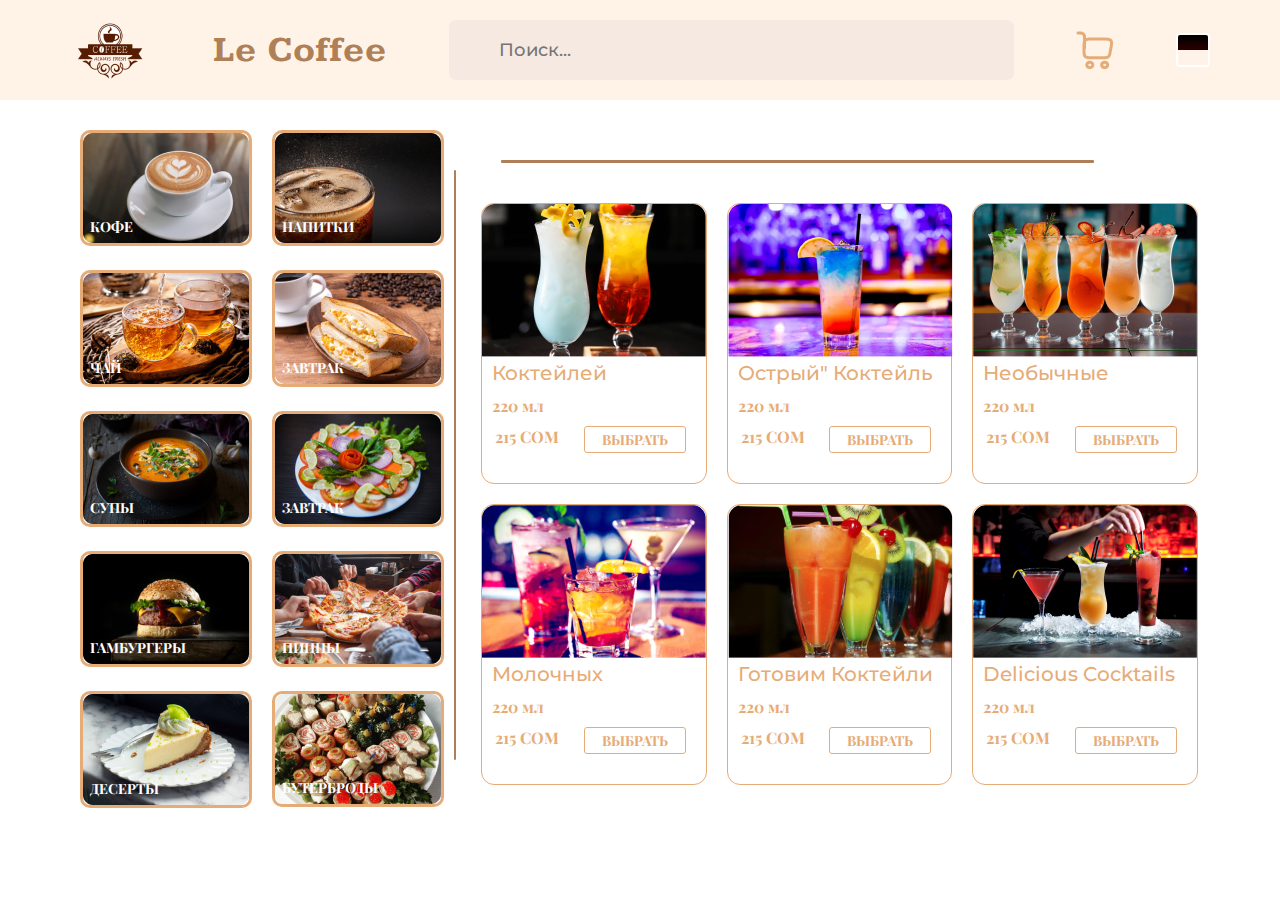
<file: beverages.html>
<!doctype html>
<html lang="en">
<head>
    <meta charset="UTF-8">
    <meta name="viewport"
          content="width=device-width, user-scalable=no, initial-scale=1.0, maximum-scale=1.0, minimum-scale=1.0">
    <meta http-equiv="X-UA-Compatible" content="ie=edge">
    <title>Document</title>
    <link rel="stylesheet" href="./css/beverages.css">
</head>
<body>

<header id="header">
    <div class="container">
        <div class="header">
            <img src="./img/pngwing%201.png" alt="">
            <h1 class="header__title">Le Coffee</h1>
            <label><input type="search" class="header__input" placeholder="Поиск..."></label>
            <span class="header__search"><i class="fa-solid fa-magnifying-glass"></i></span>
            <img src="./img/basket.png" alt="">
            <div class="header__block"></div>

        </div>
    </div>
</header>

<section id="hero">
    <div class="container">
        <div class="hero">
            <div class="hero__scroll1">
                <div class="hero__scroll1--block">
                    <img src="./img/h1.png" alt="" class="hero__scroll1--block__img">
                    <h1 class="hero__scroll1--block__title">Кофе</h1>
                </div>
                <div class="hero__scroll1--block">
                    <img src="./img/h3.png" alt="" class="hero__scroll1--block__img">
                    <h1 class="hero__scroll1--block__title">Чай</h1>
                </div>
                <div class="hero__scroll1--block">
                    <img src="./img/h5.png" alt="" class="hero__scroll1--block__img">
                    <h1 class="hero__scroll1--block__title">Супы</h1>
                </div>
                <div class="hero__scroll1--block">
                    <img src="./img/h7.png" alt="" class="hero__scroll1--block__img">
                    <h1 class="hero__scroll1--block__title">Гамбургеры</h1>
                </div>
                <div class="hero__scroll1--block">
                    <img src="./img/h9.png" alt="" class="hero__scroll1--block__img">
                    <h1 class="hero__scroll1--block__title">Десерты</h1>
                </div>

            </div>
            <div class="hero__scroll1">
                <div class="hero__scroll1--block">
                    <img src="./img/h2.png" alt="" class="hero__scroll1--block__img">
                    <h1 class="hero__scroll1--block__title">Напитки</h1>
                </div>
                <div class="hero__scroll1--block">
                    <img src="./img/h4.png" alt="" class="hero__scroll1--block__img">
                    <h1 class="hero__scroll1--block__title">Завтрак</h1>
                </div>
                <div class="hero__scroll1--block">
                    <img src="./img/h6.png" alt="" class="hero__scroll1--block__img">
                    <h1 class="hero__scroll1--block__title">Завтрак</h1>
                </div>
                <div class="hero__scroll1--block">
                    <img src="./img/h8.png" alt="" class="hero__scroll1--block__img">
                    <h1 class="hero__scroll1--block__title">Пиццы</h1>
                </div>
                <div class="hero__scroll1--block">
                    <img src="./img/h10.png" alt="" class="hero__scroll1--block__img">
                    <h1 class="hero__scroll1--block__title">Бутерброды</h1>
                </div>


            </div>
            <div class="hero__width"></div>

            <div class="hero__scroll2">
                <div class="hero__scroll2--width"></div>
                <div class="hero__scroll2--gen">

                    <div class="hero__scroll2--gen__block">
                        <img src="./img/beverages1.png" alt="">
                        <div>
                            <h1> коктейлей</h1>
                            <h2>220 мл</h2>
                            <div>
                                <h3>215 сом</h3>
                                <button>Выбрать</button>
                            </div>
                        </div>
                    </div>
                    <div class="hero__scroll2--gen__block">
                        <img src="./img/beverages2.png" alt="">
                        <div>
                            <h1>Острый" коктейль</h1>
                            <h2>220 мл</h2>
                            <div>
                                <h3>215 сом</h3>
                                <button>Выбрать</button>
                            </div>
                        </div>
                    </div>
                    <div class="hero__scroll2--gen__block">
                        <img src="./img/beverages3.png" alt="">
                        <div>
                            <h1>необычные </h1>
                            <h2>220 мл</h2>
                            <div>
                                <h3>215 сом</h3>
                                <button>Выбрать</button>
                            </div>
                        </div>
                    </div>
                    <div class="hero__scroll2--gen__block">
                        <img src="./img/beverages4.png" alt="">
                        <div>
                            <h1>молочных </h1>
                            <h2>220 мл</h2>
                            <div>
                                <h3>215 сом</h3>
                                <button>Выбрать</button>
                            </div>
                        </div>
                    </div>
                    <div class="hero__scroll2--gen__block">
                        <img src="./img/beverages5.png" alt="">
                        <div>
                            <h1>Готовим коктейли</h1>
                            <h2>220 мл</h2>
                            <div>
                                <h3>215 сом</h3>
                                <button>Выбрать</button>
                            </div>
                        </div>
                    </div>
                    <div class="hero__scroll2--gen__block">
                        <img src="./img/beverages6.png" alt="">
                        <div>
                            <h1>Delicious cocktails</h1>
                            <h2>220 мл</h2>
                            <div>
                                <h3>215 сом</h3>
                                <button>Выбрать</button>
                            </div>
                        </div>
                    </div>

                </div>
            </div>
        </div>
    </div>
</section>


</body>
</html>
</file>
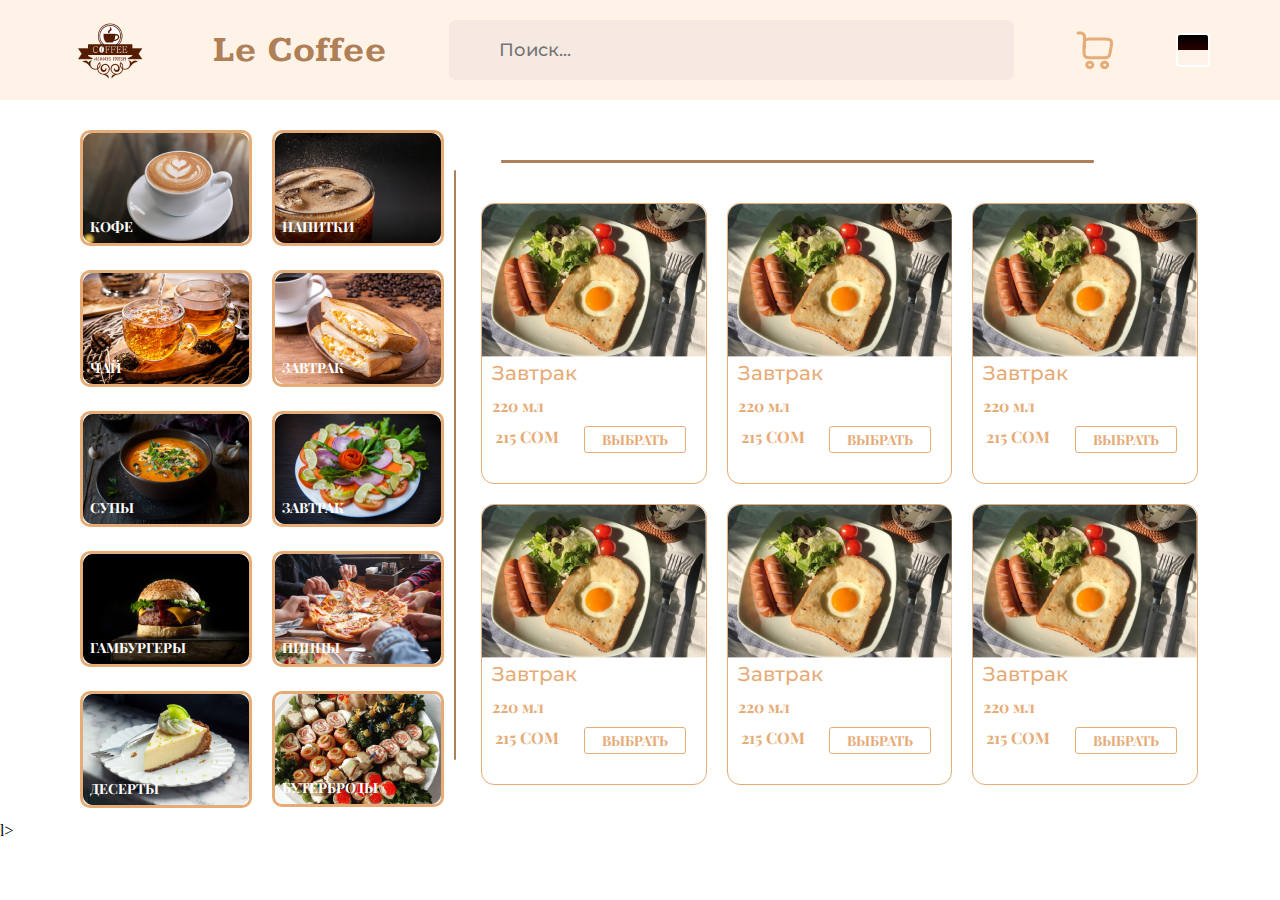
<file: breakfast.html>
<!doctype html>
<html lang="en">
<head>
    <meta charset="UTF-8">
    <meta name="viewport"
          content="width=device-width, user-scalable=no, initial-scale=1.0, maximum-scale=1.0, minimum-scale=1.0">
    <meta http-equiv="X-UA-Compatible" content="ie=edge">
    <title>Document</title>
    <link rel="stylesheet" href="css/breakfast.css">
</head>
<body>


<header id="header">
    <div class="container">
        <div class="header">
            <img src="./img/pngwing%201.png" alt="">
            <h1 class="header__title">Le Coffee</h1>
            <label><input type="search" class="header__input" placeholder="Поиск..."></label>
            <span class="header__search"><i class="fa-solid fa-magnifying-glass"></i></span>
            <img src="./img/basket.png" alt="">
            <div class="header__block"></div>

        </div>
    </div>
</header>

<section id="hero">
    <div class="container">
        <div class="hero">
            <div class="hero__scroll1">
                <div class="hero__scroll1--block">
                    <img src="./img/h1.png" alt="" class="hero__scroll1--block__img">
                    <h1 class="hero__scroll1--block__title">Кофе</h1>
                </div>
                <div class="hero__scroll1--block">
                    <img src="./img/h3.png" alt="" class="hero__scroll1--block__img">
                    <h1 class="hero__scroll1--block__title">Чай</h1>
                </div>
                <div class="hero__scroll1--block">
                    <img src="./img/h5.png" alt="" class="hero__scroll1--block__img">
                    <h1 class="hero__scroll1--block__title">Супы</h1>
                </div>
                <div class="hero__scroll1--block">
                    <img src="./img/h7.png" alt="" class="hero__scroll1--block__img">
                    <h1 class="hero__scroll1--block__title">Гамбургеры</h1>
                </div>
                <div class="hero__scroll1--block">
                    <img src="./img/h9.png" alt="" class="hero__scroll1--block__img">
                    <h1 class="hero__scroll1--block__title">Десерты</h1>
                </div>

            </div>
            <div class="hero__scroll1">
                <div class="hero__scroll1--block">
                    <img src="./img/h2.png" alt="" class="hero__scroll1--block__img">
                    <h1 class="hero__scroll1--block__title">Напитки</h1>
                </div>
                <div class="hero__scroll1--block">
                    <img src="./img/h4.png" alt="" class="hero__scroll1--block__img">
                    <h1 class="hero__scroll1--block__title">Завтрак</h1>
                </div>
                <div class="hero__scroll1--block">
                    <img src="./img/h6.png" alt="" class="hero__scroll1--block__img">
                    <h1 class="hero__scroll1--block__title">Завтрак</h1>
                </div>
                <div class="hero__scroll1--block">
                    <img src="./img/h8.png" alt="" class="hero__scroll1--block__img">
                    <h1 class="hero__scroll1--block__title">Пиццы</h1>
                </div>
                <div class="hero__scroll1--block">
                    <img src="./img/h10.png" alt="" class="hero__scroll1--block__img">
                    <h1 class="hero__scroll1--block__title">Бутерброды</h1>
                </div>


            </div>
            <div class="hero__width"></div>

            <div class="hero__scroll2">
                <div class="hero__scroll2--width"></div>
                <div class="hero__scroll2--gen">

                    <div class="hero__scroll2--gen__block">
                        <img src="./img/breakfast1.png" alt="">
                        <div>
                            <h1>Завтрак</h1>
                            <h2>220 мл</h2>
                            <div>
                                <h3>215 сом</h3>
                                <button>Выбрать</button>
                            </div>
                        </div>
                    </div>
                    <div class="hero__scroll2--gen__block">
                        <img src="./img/breakfast1.png" alt="">
                        <div>
                            <h1>Завтрак</h1>
                            <h2>220 мл</h2>
                            <div>
                                <h3>215 сом</h3>
                                <button>Выбрать</button>
                            </div>
                        </div>
                    </div>
                    <div class="hero__scroll2--gen__block">
                        <img src="./img/breakfast1.png" alt="">
                        <div>
                            <h1>Завтрак</h1>
                            <h2>220 мл</h2>
                            <div>
                                <h3>215 сом</h3>
                                <button>Выбрать</button>
                            </div>
                        </div>
                    </div>
                    <div class="hero__scroll2--gen__block">
                        <img src="./img/breakfast1.png" alt="">
                        <div>
                            <h1>Завтрак</h1>
                            <h2>220 мл</h2>
                            <div>
                                <h3>215 сом</h3>
                                <button>Выбрать</button>
                            </div>
                        </div>
                    </div>
                    <div class="hero__scroll2--gen__block">
                        <img src="./img/breakfast1.png" alt="">
                        <div>
                            <h1>Завтрак</h1>
                            <h2>220 мл</h2>
                            <div>
                                <h3>215 сом</h3>
                                <button>Выбрать</button>
                            </div>
                        </div>
                    </div>
                    <div class="hero__scroll2--gen__block">
                        <img src="./img/breakfast1.png" alt="">
                        <div>
                            <h1>Завтрак</h1>
                            <h2>220 мл</h2>
                            <div>
                                <h3>215 сом</h3>
                                <button>Выбрать</button>
                            </div>
                        </div>
                    </div>



                </div>
            </div>
        </div>
    </div>
</section>


</body>
</html>l>
</file>
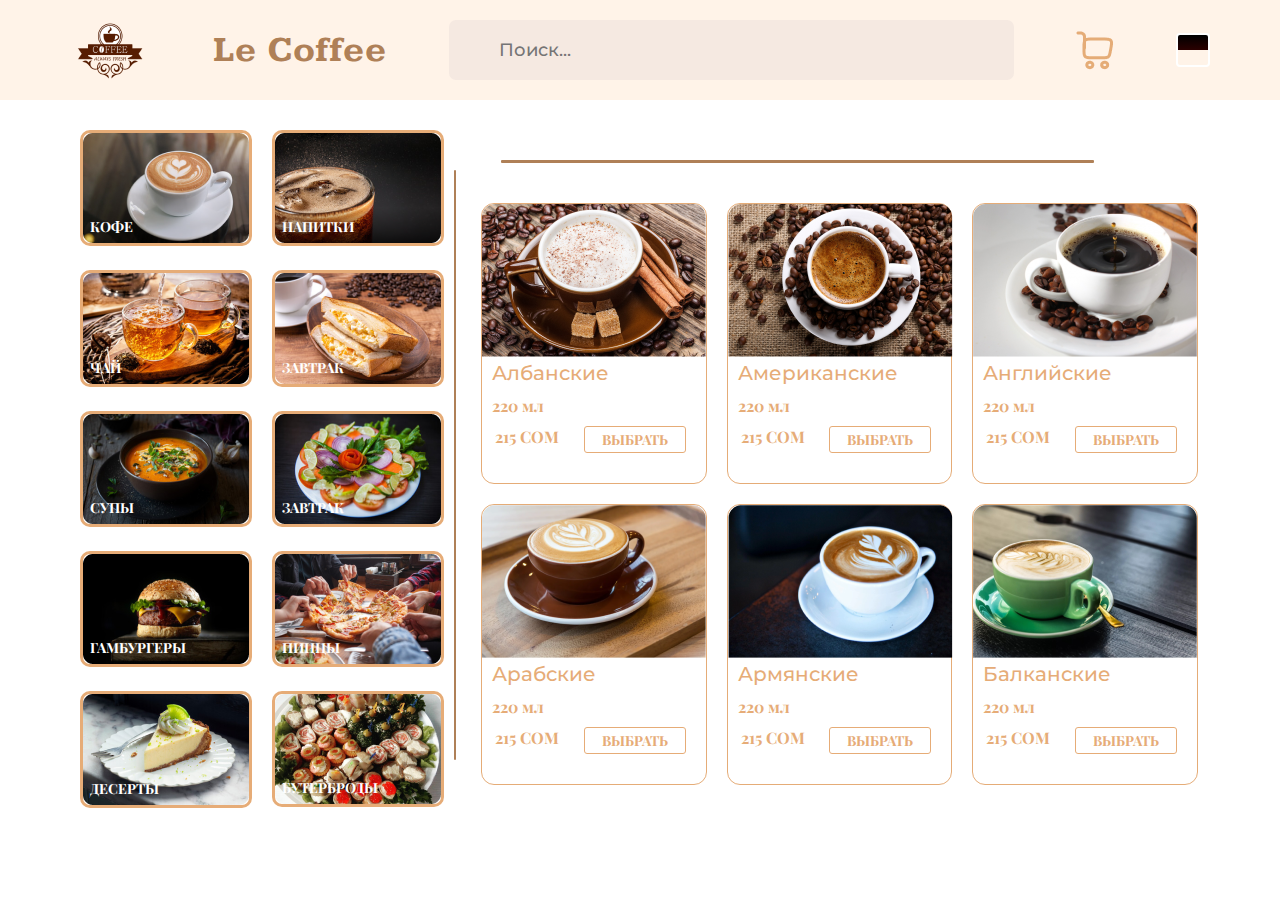
<file: coffee.html>
<!doctype html>
<html lang="en">
<head>
    <meta charset="UTF-8">
    <meta name="viewport"
          content="width=device-width, user-scalable=no, initial-scale=1.0, maximum-scale=1.0, minimum-scale=1.0">
    <meta http-equiv="X-UA-Compatible" content="ie=edge">
    <title>Document</title>
    <link rel="stylesheet" href="css/coffee.css">
</head>
<body>


<header id="header">
    <div class="container">
        <div class="header">
            <img src="./img/pngwing%201.png" alt="">
            <h1 class="header__title">Le Coffee</h1>
            <label><input type="search" class="header__input" placeholder="Поиск..."></label>
            <span class="header__search"><i class="fa-solid fa-magnifying-glass"></i></span>
            <img src="./img/basket.png" alt="">
            <div class="header__block"></div>

        </div>
    </div>
</header>

<section id="hero">
    <div class="container">
        <div class="hero">
            <div class="hero__scroll1">
                <div class="hero__scroll1--block">
                    <img src="./img/h1.png" alt="" class="hero__scroll1--block__img">
                    <h1 class="hero__scroll1--block__title">Кофе</h1>
                </div>
                <div class="hero__scroll1--block">
                    <img src="./img/h3.png" alt="" class="hero__scroll1--block__img">
                    <h1 class="hero__scroll1--block__title">Чай</h1>
                </div>
                <div class="hero__scroll1--block">
                    <img src="./img/h5.png" alt="" class="hero__scroll1--block__img">
                    <h1 class="hero__scroll1--block__title">Супы</h1>
                </div>
                <div class="hero__scroll1--block">
                    <img src="./img/h7.png" alt="" class="hero__scroll1--block__img">
                    <h1 class="hero__scroll1--block__title">Гамбургеры</h1>
                </div>
                <div class="hero__scroll1--block">
                    <img src="./img/h9.png" alt="" class="hero__scroll1--block__img">
                    <h1 class="hero__scroll1--block__title">Десерты</h1>
                </div>

            </div>
            <div class="hero__scroll1">
                <div class="hero__scroll1--block">
                    <img src="./img/h2.png" alt="" class="hero__scroll1--block__img">
                    <h1 class="hero__scroll1--block__title">Напитки</h1>
                </div>
                <div class="hero__scroll1--block">
                    <img src="./img/h4.png" alt="" class="hero__scroll1--block__img">
                    <h1 class="hero__scroll1--block__title">Завтрак</h1>
                </div>
                <div class="hero__scroll1--block">
                    <img src="./img/h6.png" alt="" class="hero__scroll1--block__img">
                    <h1 class="hero__scroll1--block__title">Завтрак</h1>
                </div>
                <div class="hero__scroll1--block">
                    <img src="./img/h8.png" alt="" class="hero__scroll1--block__img">
                    <h1 class="hero__scroll1--block__title">Пиццы</h1>
                </div>
                <div class="hero__scroll1--block">
                    <img src="./img/h10.png" alt="" class="hero__scroll1--block__img">
                    <h1 class="hero__scroll1--block__title">Бутерброды</h1>
                </div>


            </div>
            <div class="hero__width"></div>

            <div class="hero__scroll2">
                <div class="hero__scroll2--width"></div>
<div class="hero__scroll2--gen">

                <div class="hero__scroll2--gen__block">
                    <img src="./img/coffee1.png" alt="">
                    <div>
                        <h1>Албанские</h1>
                        <h2>220 мл</h2>
                        <div>
                            <h3>215 сом</h3>
                            <button>Выбрать</button>
                        </div>
                    </div>
                </div>
                <div class="hero__scroll2--gen__block">
                    <img src="./img/coffee2.png" alt="">
                    <div>
                        <h1>Американские</h1>
                        <h2>220 мл</h2>
                        <div>
                            <h3>215 сом</h3>
                            <button>Выбрать</button>
                        </div>
                    </div>
                </div>
                <div class="hero__scroll2--gen__block">
                    <img src="./img/coffee3.png" alt="">
                    <div>
                        <h1>Английские</h1>
                        <h2>220 мл</h2>
                        <div>
                            <h3>215 сом</h3>
                            <button>Выбрать</button>
                        </div>
                    </div>
                </div>
                <div class="hero__scroll2--gen__block">
                    <img src="./img/coffee4.png" alt="">
                    <div>
                        <h1>Арабские</h1>
                        <h2>220 мл</h2>
                        <div>
                            <h3>215 сом</h3>
                            <button>Выбрать</button>
                        </div>
                    </div>
                </div>
                <div class="hero__scroll2--gen__block">
                    <img src="./img/coffee5.png" alt="">
                    <div>
                        <h1>Армянские</h1>
                        <h2>220 мл</h2>
                        <div>
                            <h3>215 сом</h3>
                            <button>Выбрать</button>
                        </div>
                    </div>
                </div>
                <div class="hero__scroll2--gen__block">
                    <img src="./img/coffee6.png" alt="">
                    <div>
                        <h1>Балканские</h1>
                        <h2>220 мл</h2>
                        <div>
                            <h3>215 сом</h3>
                            <button>Выбрать</button>
                        </div>
                    </div>
                </div>
            </div>

            </div>
        </div>
    </div>
</section>


</body>
</html>
</file>
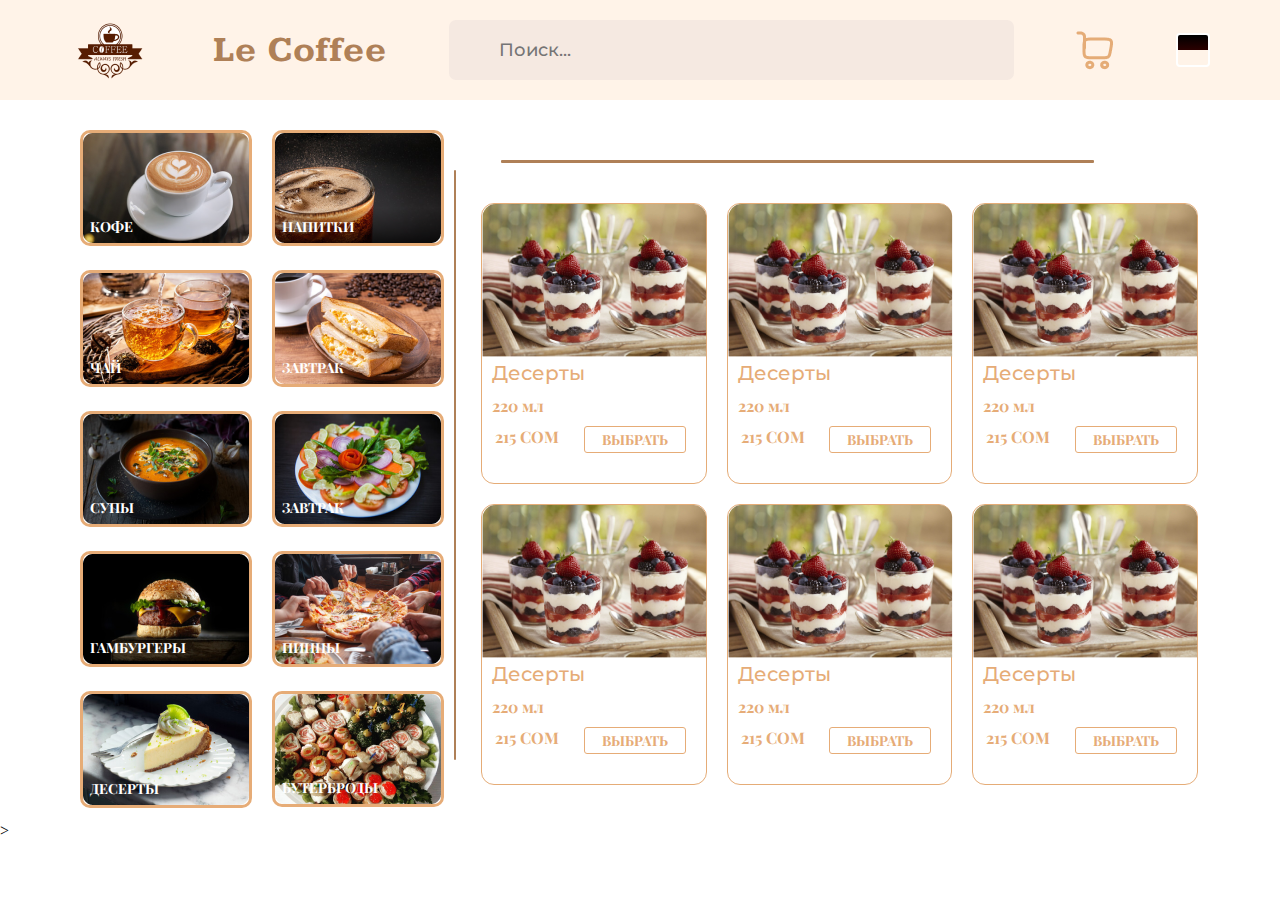
<file: dessert.html>
<!doctype html>
<html lang="en">
<head>
    <meta charset="UTF-8">
    <meta name="viewport"
          content="width=device-width, user-scalable=no, initial-scale=1.0, maximum-scale=1.0, minimum-scale=1.0">
    <meta http-equiv="X-UA-Compatible" content="ie=edge">
    <title>Document</title>
    <link rel="stylesheet" href="./css/dessert.css">
</head>
<body>


<header id="header">
    <div class="container">
        <div class="header">
            <img src="./img/pngwing%201.png" alt="">
            <h1 class="header__title">Le Coffee</h1>
            <label><input type="search" class="header__input" placeholder="Поиск..."></label>
            <span class="header__search"><i class="fa-solid fa-magnifying-glass"></i></span>
            <img src="./img/basket.png" alt="">
            <div class="header__block"></div>

        </div>
    </div>
</header>

<section id="hero">
    <div class="container">
        <div class="hero">
            <div class="hero__scroll1">
                <div class="hero__scroll1--block">
                    <img src="./img/h1.png" alt="" class="hero__scroll1--block__img">
                    <h1 class="hero__scroll1--block__title">Кофе</h1>
                </div>
                <div class="hero__scroll1--block">
                    <img src="./img/h3.png" alt="" class="hero__scroll1--block__img">
                    <h1 class="hero__scroll1--block__title">Чай</h1>
                </div>
                <div class="hero__scroll1--block">
                    <img src="./img/h5.png" alt="" class="hero__scroll1--block__img">
                    <h1 class="hero__scroll1--block__title">Супы</h1>
                </div>
                <div class="hero__scroll1--block">
                    <img src="./img/h7.png" alt="" class="hero__scroll1--block__img">
                    <h1 class="hero__scroll1--block__title">Гамбургеры</h1>
                </div>
                <div class="hero__scroll1--block">
                    <img src="./img/h9.png" alt="" class="hero__scroll1--block__img">
                    <h1 class="hero__scroll1--block__title">Десерты</h1>
                </div>

            </div>
            <div class="hero__scroll1">
                <div class="hero__scroll1--block">
                    <img src="./img/h2.png" alt="" class="hero__scroll1--block__img">
                    <h1 class="hero__scroll1--block__title">Напитки</h1>
                </div>
                <div class="hero__scroll1--block">
                    <img src="./img/h4.png" alt="" class="hero__scroll1--block__img">
                    <h1 class="hero__scroll1--block__title">Завтрак</h1>
                </div>
                <div class="hero__scroll1--block">
                    <img src="./img/h6.png" alt="" class="hero__scroll1--block__img">
                    <h1 class="hero__scroll1--block__title">Завтрак</h1>
                </div>
                <div class="hero__scroll1--block">
                    <img src="./img/h8.png" alt="" class="hero__scroll1--block__img">
                    <h1 class="hero__scroll1--block__title">Пиццы</h1>
                </div>
                <div class="hero__scroll1--block">
                    <img src="./img/h10.png" alt="" class="hero__scroll1--block__img">
                    <h1 class="hero__scroll1--block__title">Бутерброды</h1>
                </div>


            </div>
            <div class="hero__width"></div>

            <div class="hero__scroll2">
                <div class="hero__scroll2--width"></div>
                <div class="hero__scroll2--gen">

                    <div class="hero__scroll2--gen__block">
                        <img src="./img/dessert.png" alt="">
                        <div>
                            <h1>Десерты</h1>
                            <h2>220 мл</h2>
                            <div>
                                <h3>215 сом</h3>
                                <button>Выбрать</button>
                            </div>
                        </div>
                    </div>
                    <div class="hero__scroll2--gen__block">
                        <img src="./img/dessert.png" alt="">
                        <div>
                            <h1>Десерты</h1>
                            <h2>220 мл</h2>
                            <div>
                                <h3>215 сом</h3>
                                <button>Выбрать</button>
                            </div>
                        </div>
                    </div>
                    <div class="hero__scroll2--gen__block">
                        <img src="./img/dessert.png" alt="">
                        <div>
                            <h1>Десерты</h1>
                            <h2>220 мл</h2>
                            <div>
                                <h3>215 сом</h3>
                                <button>Выбрать</button>
                            </div>
                        </div>
                    </div>
                    <div class="hero__scroll2--gen__block">
                        <img src="./img/dessert.png" alt="">
                        <div>
                            <h1>Десерты</h1>
                            <h2>220 мл</h2>
                            <div>
                                <h3>215 сом</h3>
                                <button>Выбрать</button>
                            </div>
                        </div>
                    </div>
                    <div class="hero__scroll2--gen__block">
                        <img src="./img/dessert.png" alt="">
                        <div>
                            <h1>Десерты</h1>
                            <h2>220 мл</h2>
                            <div>
                                <h3>215 сом</h3>
                                <button>Выбрать</button>
                            </div>
                        </div>
                    </div>
                    <div class="hero__scroll2--gen__block">
                        <img src="./img/dessert.png" alt="">
                        <div>
                            <h1>Десерты</h1>
                            <h2>220 мл</h2>
                            <div>
                                <h3>215 сом</h3>
                                <button>Выбрать</button>
                            </div>
                        </div>
                    </div>


                </div>

            </div>
        </div>
    </div>
</section>


</body>
</html>>
</file>
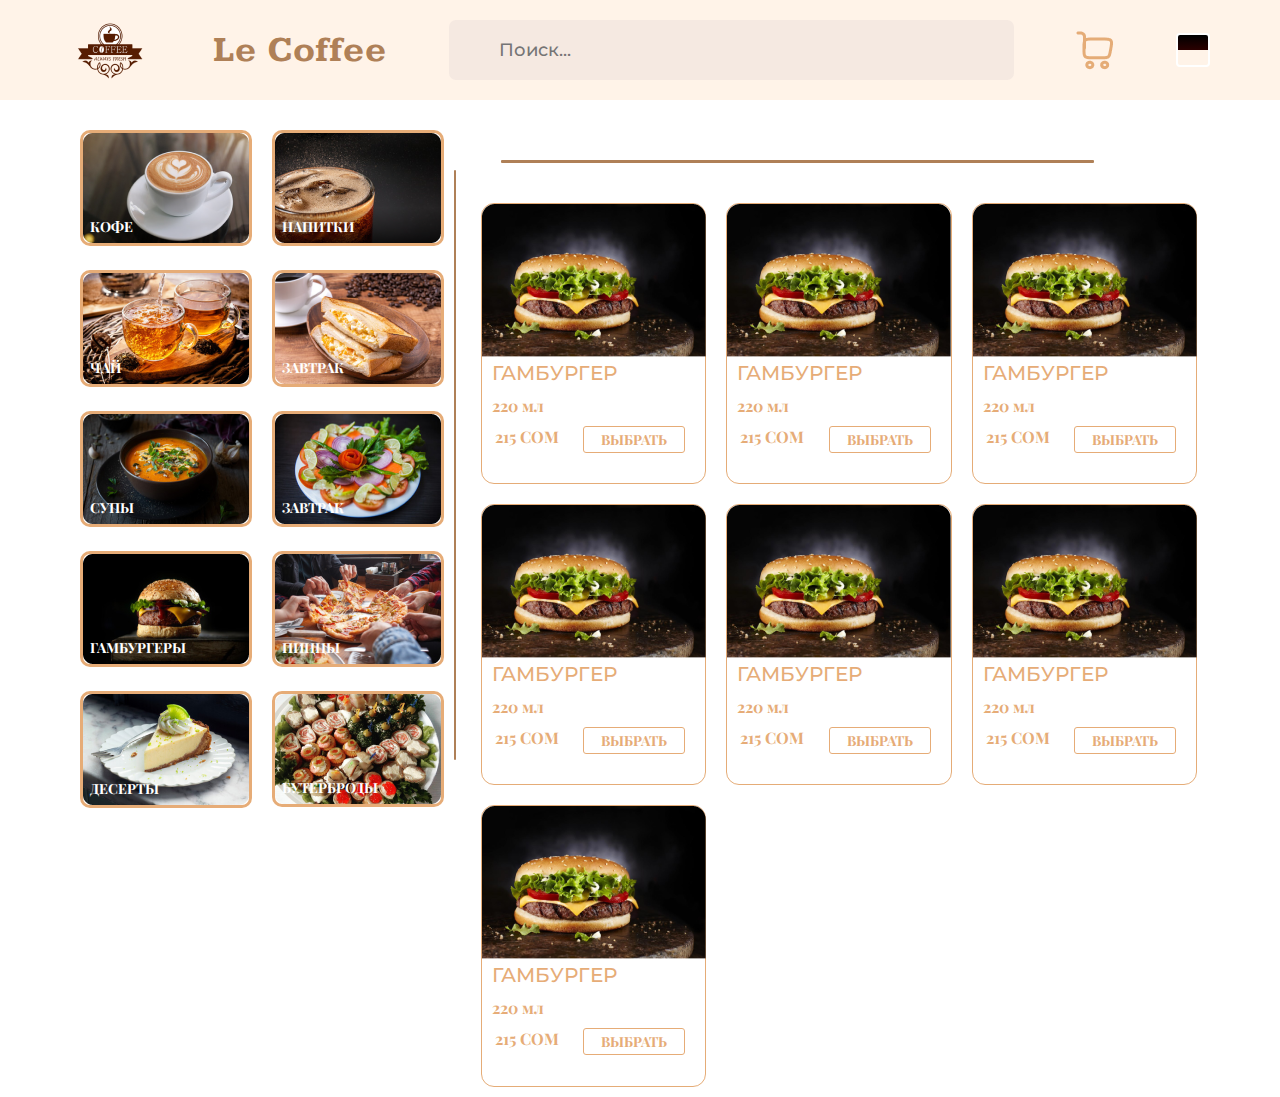
<file: hamburger.html>
<!doctype html>
<html lang="en">
<head>
    <meta charset="UTF-8">
    <meta name="viewport"
          content="width=device-width, user-scalable=no, initial-scale=1.0, maximum-scale=1.0, minimum-scale=1.0">
    <meta http-equiv="X-UA-Compatible" content="ie=edge">
    <title>Document</title>
    <link rel="stylesheet" href="css/hamburger.css">
</head>
<body>


<header id="header">
    <div class="container">
        <div class="header">
            <img src="./img/pngwing%201.png" alt="">
            <h1 class="header__title">Le Coffee</h1>
            <label><input type="search" class="header__input" placeholder="Поиск..."></label>
            <span class="header__search"><i class="fa-solid fa-magnifying-glass"></i></span>
            <img src="./img/basket.png" alt="">
            <div class="header__block"></div>

        </div>
    </div>
</header>

<section id="hero">
    <div class="container">
        <div class="hero">
            <div class="hero__scroll1">
                <div class="hero__scroll1--block">
                    <img src="./img/h1.png" alt="" class="hero__scroll1--block__img">
                    <h1 class="hero__scroll1--block__title">Кофе</h1>
                </div>
                <div class="hero__scroll1--block">
                    <img src="./img/h3.png" alt="" class="hero__scroll1--block__img">
                    <h1 class="hero__scroll1--block__title">Чай</h1>
                </div>
                <div class="hero__scroll1--block">
                    <img src="./img/h5.png" alt="" class="hero__scroll1--block__img">
                    <h1 class="hero__scroll1--block__title">Супы</h1>
                </div>
                <div class="hero__scroll1--block">
                    <img src="./img/h7.png" alt="" class="hero__scroll1--block__img">
                    <h1 class="hero__scroll1--block__title">Гамбургеры</h1>
                </div>
                <div class="hero__scroll1--block">
                    <img src="./img/h9.png" alt="" class="hero__scroll1--block__img">
                    <h1 class="hero__scroll1--block__title">Десерты</h1>
                </div>

            </div>
            <div class="hero__scroll1">
                <div class="hero__scroll1--block">
                    <img src="./img/h2.png" alt="" class="hero__scroll1--block__img">
                    <h1 class="hero__scroll1--block__title">Напитки</h1>
                </div>
                <div class="hero__scroll1--block">
                    <img src="./img/h4.png" alt="" class="hero__scroll1--block__img">
                    <h1 class="hero__scroll1--block__title">Завтрак</h1>
                </div>
                <div class="hero__scroll1--block">
                    <img src="./img/h6.png" alt="" class="hero__scroll1--block__img">
                    <h1 class="hero__scroll1--block__title">Завтрак</h1>
                </div>
                <div class="hero__scroll1--block">
                    <img src="./img/h8.png" alt="" class="hero__scroll1--block__img">
                    <h1 class="hero__scroll1--block__title">Пиццы</h1>
                </div>
                <div class="hero__scroll1--block">
                    <img src="./img/h10.png" alt="" class="hero__scroll1--block__img">
                    <h1 class="hero__scroll1--block__title">Бутерброды</h1>
                </div>


            </div>
            <div class="hero__width"></div>

            <div class="hero__scroll2">
                <div class="hero__scroll2--width"></div>
                <div class="hero__scroll2--gen">

                    <div class="hero__scroll2--gen__block">
                        <img src="./img/hamburger.png" alt="">
                        <div>
                            <h1>ГАМБУРГЕР</h1>
                            <h2>220 мл</h2>
                            <div>
                                <h3>215 сом</h3>
                                <button>Выбрать</button>
                            </div>
                        </div>
                    </div>
                    <div class="hero__scroll2--gen__block">
                        <img src="./img/hamburger.png" alt="">
                        <div>
                            <h1>ГАМБУРГЕР</h1>
                            <h2>220 мл</h2>
                            <div>
                                <h3>215 сом</h3>
                                <button>Выбрать</button>
                            </div>
                        </div>
                    </div>
                    <div class="hero__scroll2--gen__block">
                        <img src="./img/hamburger.png" alt="">
                        <div>
                            <h1>ГАМБУРГЕР</h1>
                            <h2>220 мл</h2>
                            <div>
                                <h3>215 сом</h3>
                                <button>Выбрать</button>
                            </div>
                        </div>
                    </div>
                    <div class="hero__scroll2--gen__block">
                        <img src="./img/hamburger.png" alt="">
                        <div>
                            <h1>ГАМБУРГЕР</h1>
                            <h2>220 мл</h2>
                            <div>
                                <h3>215 сом</h3>
                                <button>Выбрать</button>
                            </div>
                        </div>
                    </div>
                    <div class="hero__scroll2--gen__block">
                        <img src="./img/hamburger.png" alt="">
                        <div>
                            <h1>ГАМБУРГЕР</h1>
                            <h2>220 мл</h2>
                            <div>
                                <h3>215 сом</h3>
                                <button>Выбрать</button>
                            </div>
                        </div>
                    </div>
                    <div class="hero__scroll2--gen__block">
                        <img src="./img/hamburger.png" alt="">
                        <div>
                            <h1>ГАМБУРГЕР</h1>
                            <h2>220 мл</h2>
                            <div>
                                <h3>215 сом</h3>
                                <button>Выбрать</button>
                            </div>
                        </div>
                    </div>
                    <div class="hero__scroll2--gen__block">
                        <img src="./img/hamburger.png" alt="">
                        <div>
                            <h1>ГАМБУРГЕР</h1>
                            <h2>220 мл</h2>
                            <div>
                                <h3>215 сом</h3>
                                <button>Выбрать</button>
                            </div>
                        </div>
                    </div>


                </div>

            </div>
        </div>
    </div>
</section>


</body>
</html>
</file>
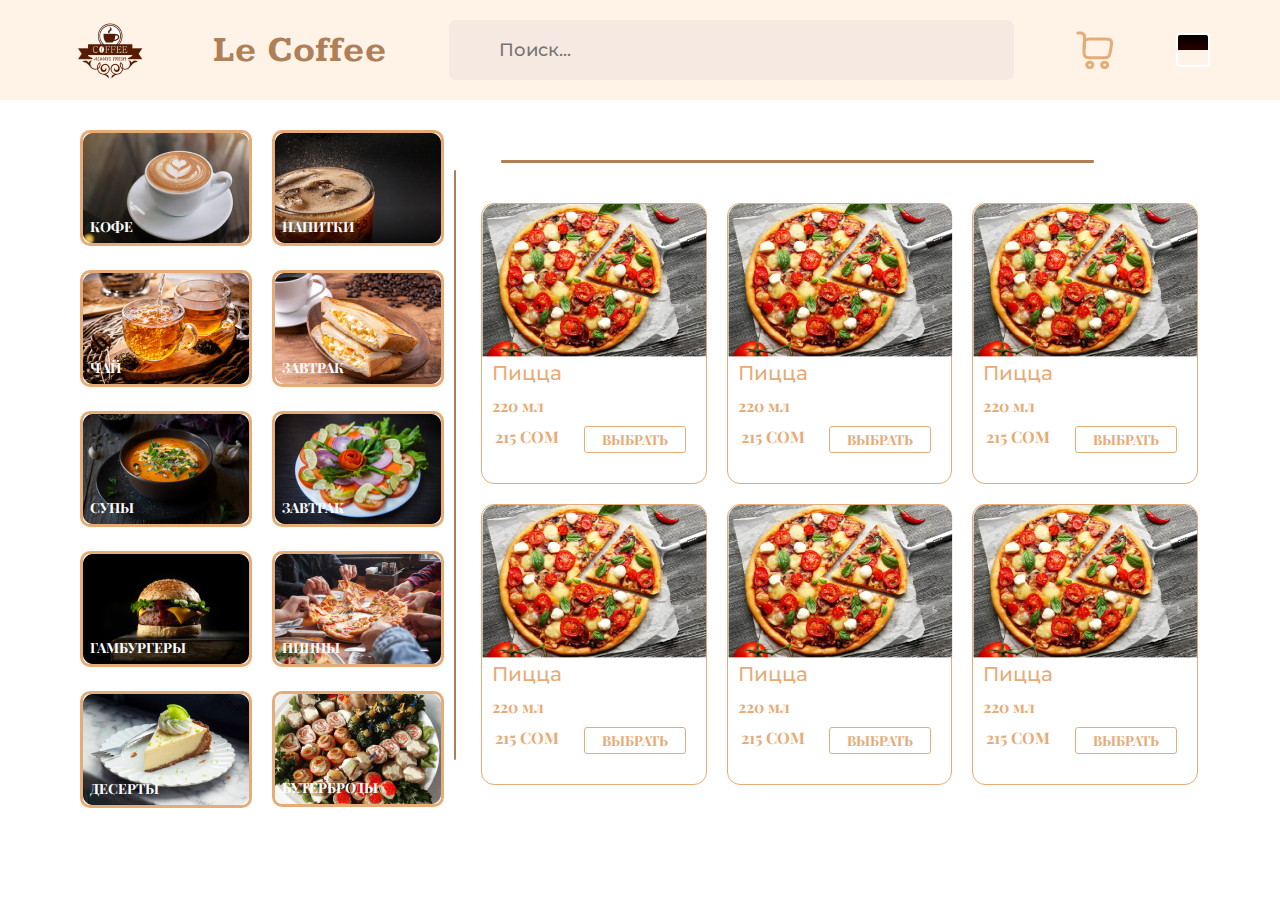
<file: pizza.html>
<!doctype html>
<html lang="en">
<head>
    <meta charset="UTF-8">
    <meta name="viewport"
          content="width=device-width, user-scalable=no, initial-scale=1.0, maximum-scale=1.0, minimum-scale=1.0">
    <meta http-equiv="X-UA-Compatible" content="ie=edge">
    <title>Document</title>
    <link rel="stylesheet" href="css/pizza.css">
</head>
<body>


<header id="header">
    <div class="container">
        <div class="header">
            <img src="./img/pngwing%201.png" alt="">
            <h1 class="header__title">Le Coffee</h1>
            <label><input type="search" class="header__input" placeholder="Поиск..."></label>
            <span class="header__search"><i class="fa-solid fa-magnifying-glass"></i></span>
            <img src="./img/basket.png" alt="">
            <div class="header__block"></div>

        </div>
    </div>
</header>

<section id="hero">
    <div class="container">
        <div class="hero">
            <div class="hero__scroll1">
                <div class="hero__scroll1--block">
                    <img src="./img/h1.png" alt="" class="hero__scroll1--block__img">
                    <h1 class="hero__scroll1--block__title">Кофе</h1>
                </div>
                <div class="hero__scroll1--block">
                    <img src="./img/h3.png" alt="" class="hero__scroll1--block__img">
                    <h1 class="hero__scroll1--block__title">Чай</h1>
                </div>
                <div class="hero__scroll1--block">
                    <img src="./img/h5.png" alt="" class="hero__scroll1--block__img">
                    <h1 class="hero__scroll1--block__title">Супы</h1>
                </div>
                <div class="hero__scroll1--block">
                    <img src="./img/h7.png" alt="" class="hero__scroll1--block__img">
                    <h1 class="hero__scroll1--block__title">Гамбургеры</h1>
                </div>
                <div class="hero__scroll1--block">
                    <img src="./img/h9.png" alt="" class="hero__scroll1--block__img">
                    <h1 class="hero__scroll1--block__title">Десерты</h1>
                </div>

            </div>
            <div class="hero__scroll1">
                <div class="hero__scroll1--block">
                    <img src="./img/h2.png" alt="" class="hero__scroll1--block__img">
                    <h1 class="hero__scroll1--block__title">Напитки</h1>
                </div>
                <div class="hero__scroll1--block">
                    <img src="./img/h4.png" alt="" class="hero__scroll1--block__img">
                    <h1 class="hero__scroll1--block__title">Завтрак</h1>
                </div>
                <div class="hero__scroll1--block">
                    <img src="./img/h6.png" alt="" class="hero__scroll1--block__img">
                    <h1 class="hero__scroll1--block__title">Завтрак</h1>
                </div>
                <div class="hero__scroll1--block">
                    <img src="./img/h8.png" alt="" class="hero__scroll1--block__img">
                    <h1 class="hero__scroll1--block__title">Пиццы</h1>
                </div>
                <div class="hero__scroll1--block">
                    <img src="./img/h10.png" alt="" class="hero__scroll1--block__img">
                    <h1 class="hero__scroll1--block__title">Бутерброды</h1>
                </div>


            </div>
            <div class="hero__width"></div>

            <div class="hero__scroll2">
                <div class="hero__scroll2--width"></div>
                <div class="hero__scroll2--gen">

                    <div class="hero__scroll2--gen__block">
                        <img src="./img/pizza.png" alt="">
                        <div>
                            <h1>Пиццa</h1>
                            <h2>220 мл</h2>
                            <div>
                                <h3>215 сом</h3>
                                <button>Выбрать</button>
                            </div>
                        </div>
                    </div>
                    <div class="hero__scroll2--gen__block">
                        <img src="./img/pizza.png" alt="">
                        <div>
                            <h1>Пиццa</h1>
                            <h2>220 мл</h2>
                            <div>
                                <h3>215 сом</h3>
                                <button>Выбрать</button>
                            </div>
                        </div>
                    </div>
                    <div class="hero__scroll2--gen__block">
                        <img src="./img/pizza.png" alt="">
                        <div>
                            <h1>Пиццa</h1>
                            <h2>220 мл</h2>
                            <div>
                                <h3>215 сом</h3>
                                <button>Выбрать</button>
                            </div>
                        </div>
                    </div>
                    <div class="hero__scroll2--gen__block">
                        <img src="./img/pizza.png" alt="">
                        <div>
                            <h1>Пиццa</h1>
                            <h2>220 мл</h2>
                            <div>
                                <h3>215 сом</h3>
                                <button>Выбрать</button>
                            </div>
                        </div>
                    </div>
                    <div class="hero__scroll2--gen__block">
                        <img src="./img/pizza.png" alt="">
                        <div>
                            <h1>Пиццa</h1>
                            <h2>220 мл</h2>
                            <div>
                                <h3>215 сом</h3>
                                <button>Выбрать</button>
                            </div>
                        </div>
                    </div>
                    <div class="hero__scroll2--gen__block">
                        <img src="./img/pizza.png" alt="">
                        <div>
                            <h1>Пиццa</h1>
                            <h2>220 мл</h2>
                            <div>
                                <h3>215 сом</h3>
                                <button>Выбрать</button>
                            </div>
                        </div>
                    </div>


                </div>

            </div>
        </div>
    </div>
</section>


</body>
</html>
</file>
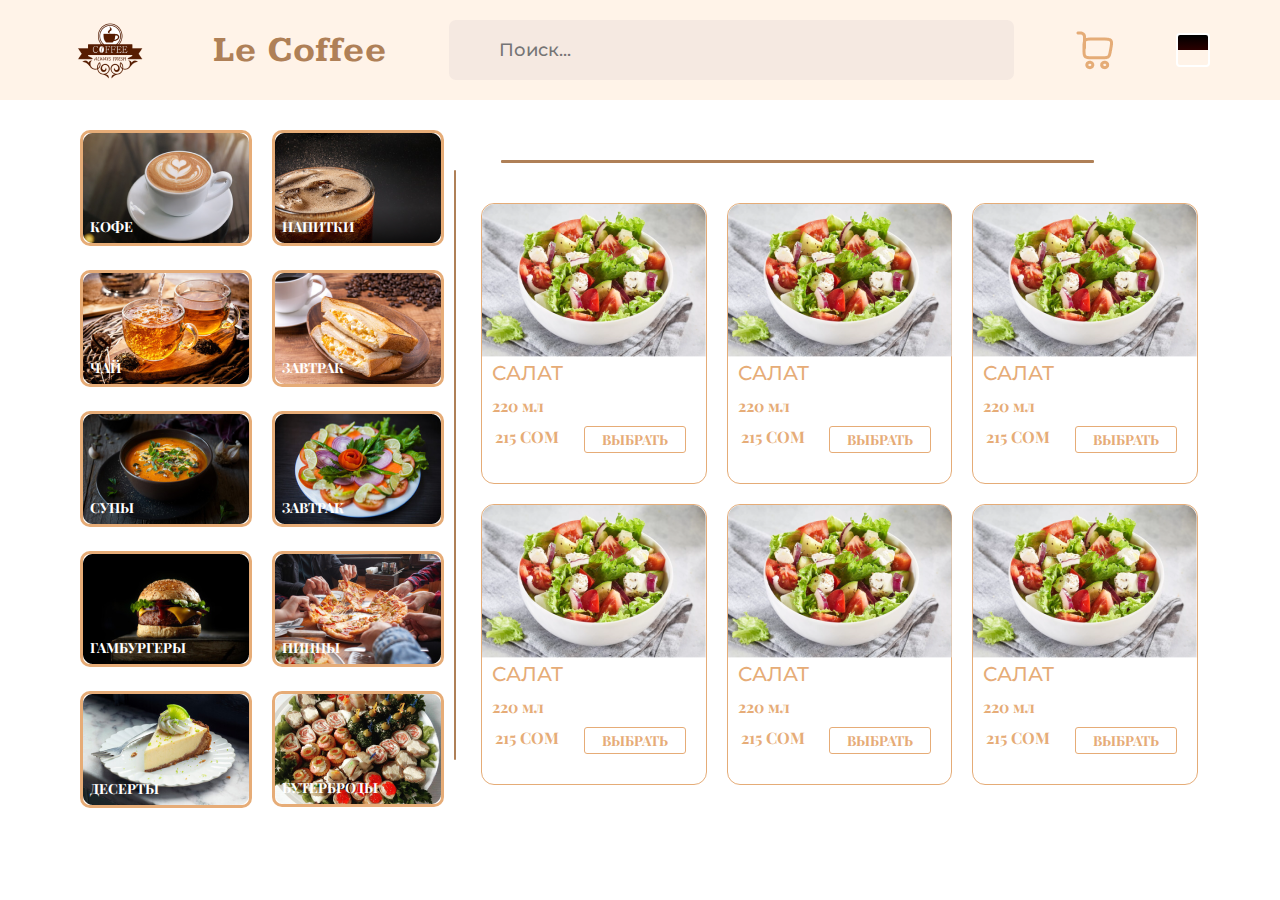
<file: salad.html>
<!doctype html>
<html lang="en">
<head>
    <meta charset="UTF-8">
    <meta name="viewport"
          content="width=device-width, user-scalable=no, initial-scale=1.0, maximum-scale=1.0, minimum-scale=1.0">
    <meta http-equiv="X-UA-Compatible" content="ie=edge">
    <title>Document</title>
    <link rel="stylesheet" href="css/coffee.css">
</head>
<body>


<header id="header">
    <div class="container">
        <div class="header">
            <img src="./img/pngwing%201.png" alt="">
            <h1 class="header__title">Le Coffee</h1>
            <label><input type="search" class="header__input" placeholder="Поиск..."></label>
            <span class="header__search"><i class="fa-solid fa-magnifying-glass"></i></span>
            <img src="./img/basket.png" alt="">
            <div class="header__block"></div>

        </div>
    </div>
</header>

<section id="hero">
    <div class="container">
        <div class="hero">
            <div class="hero__scroll1">
                <div class="hero__scroll1--block">
                    <img src="./img/h1.png" alt="" class="hero__scroll1--block__img">
                    <h1 class="hero__scroll1--block__title">Кофе</h1>
                </div>
                <div class="hero__scroll1--block">
                    <img src="./img/h3.png" alt="" class="hero__scroll1--block__img">
                    <h1 class="hero__scroll1--block__title">Чай</h1>
                </div>
                <div class="hero__scroll1--block">
                    <img src="./img/h5.png" alt="" class="hero__scroll1--block__img">
                    <h1 class="hero__scroll1--block__title">Супы</h1>
                </div>
                <div class="hero__scroll1--block">
                    <img src="./img/h7.png" alt="" class="hero__scroll1--block__img">
                    <h1 class="hero__scroll1--block__title">Гамбургеры</h1>
                </div>
                <div class="hero__scroll1--block">
                    <img src="./img/h9.png" alt="" class="hero__scroll1--block__img">
                    <h1 class="hero__scroll1--block__title">Десерты</h1>
                </div>

            </div>
            <div class="hero__scroll1">
                <div class="hero__scroll1--block">
                    <img src="./img/h2.png" alt="" class="hero__scroll1--block__img">
                    <h1 class="hero__scroll1--block__title">Напитки</h1>
                </div>
                <div class="hero__scroll1--block">
                    <img src="./img/h4.png" alt="" class="hero__scroll1--block__img">
                    <h1 class="hero__scroll1--block__title">Завтрак</h1>
                </div>
                <div class="hero__scroll1--block">
                    <img src="./img/h6.png" alt="" class="hero__scroll1--block__img">
                    <h1 class="hero__scroll1--block__title">Завтрак</h1>
                </div>
                <div class="hero__scroll1--block">
                    <img src="./img/h8.png" alt="" class="hero__scroll1--block__img">
                    <h1 class="hero__scroll1--block__title">Пиццы</h1>
                </div>
                <div class="hero__scroll1--block">
                    <img src="./img/h10.png" alt="" class="hero__scroll1--block__img">
                    <h1 class="hero__scroll1--block__title">Бутерброды</h1>
                </div>


            </div>
            <div class="hero__width"></div>

            <div class="hero__scroll2">
                <div class="hero__scroll2--width"></div>
                <div class="hero__scroll2--gen">

                    <div class="hero__scroll2--gen__block">
                        <img src="./img/salad.png" alt="">
                        <div>
                            <h1>САЛАТ</h1>
                            <h2>220 мл</h2>
                            <div>
                                <h3>215 сом</h3>
                                <button>Выбрать</button>
                            </div>
                        </div>
                    </div>
                    <div class="hero__scroll2--gen__block">
                        <img src="./img/salad.png" alt="">
                        <div>
                            <h1>САЛАТ</h1>
                            <h2>220 мл</h2>
                            <div>
                                <h3>215 сом</h3>
                                <button>Выбрать</button>
                            </div>
                        </div>
                    </div>
                    <div class="hero__scroll2--gen__block">
                        <img src="./img/salad.png" alt="">
                        <div>
                            <h1>САЛАТ</h1>
                            <h2>220 мл</h2>
                            <div>
                                <h3>215 сом</h3>
                                <button>Выбрать</button>
                            </div>
                        </div>
                    </div>
                    <div class="hero__scroll2--gen__block">
                        <img src="./img/salad.png" alt="">
                        <div>
                            <h1>САЛАТ</h1>
                            <h2>220 мл</h2>
                            <div>
                                <h3>215 сом</h3>
                                <button>Выбрать</button>
                            </div>
                        </div>
                    </div>
                    <div class="hero__scroll2--gen__block">
                        <img src="./img/salad.png" alt="">
                        <div>
                            <h1>САЛАТ</h1>
                            <h2>220 мл</h2>
                            <div>
                                <h3>215 сом</h3>
                                <button>Выбрать</button>
                            </div>
                        </div>
                    </div>
                    <div class="hero__scroll2--gen__block">
                        <img src="./img/salad.png" alt="">
                        <div>
                            <h1>САЛАТ</h1>
                            <h2>220 мл</h2>
                            <div>
                                <h3>215 сом</h3>
                                <button>Выбрать</button>
                            </div>
                        </div>
                    </div>


                </div>

            </div>
        </div>
    </div>
</section>


</body>
</html>
</file>
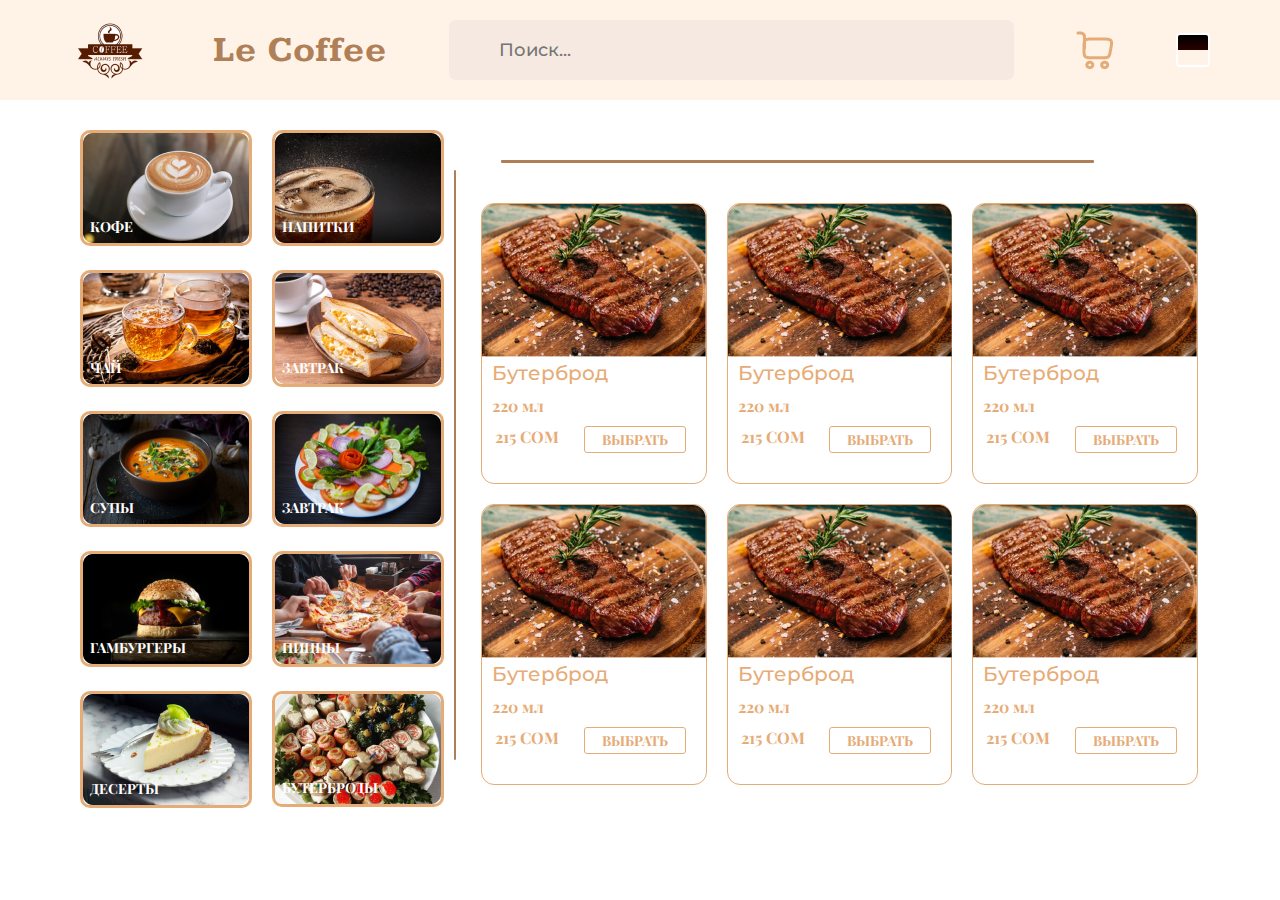
<file: sandwich'.html>
<!doctype html>
<html lang="en">
<head>
    <meta charset="UTF-8">
    <meta name="viewport"
          content="width=device-width, user-scalable=no, initial-scale=1.0, maximum-scale=1.0, minimum-scale=1.0">
    <meta http-equiv="X-UA-Compatible" content="ie=edge">
    <title>Document</title>
    <link rel="stylesheet" href="css/sandwich.css">
</head>
<body>


<header id="header">
    <div class="container">
        <div class="header">
            <img src="./img/pngwing%201.png" alt="">
            <h1 class="header__title">Le Coffee</h1>
            <label><input type="search" class="header__input" placeholder="Поиск..."></label>
            <span class="header__search"><i class="fa-solid fa-magnifying-glass"></i></span>
            <img src="./img/basket.png" alt="">
            <div class="header__block"></div>

        </div>
    </div>
</header>

<section id="hero">
    <div class="container">
        <div class="hero">
            <div class="hero__scroll1">
                <div class="hero__scroll1--block">
                    <img src="./img/h1.png" alt="" class="hero__scroll1--block__img">
                    <h1 class="hero__scroll1--block__title">Кофе</h1>
                </div>
                <div class="hero__scroll1--block">
                    <img src="./img/h3.png" alt="" class="hero__scroll1--block__img">
                    <h1 class="hero__scroll1--block__title">Чай</h1>
                </div>
                <div class="hero__scroll1--block">
                    <img src="./img/h5.png" alt="" class="hero__scroll1--block__img">
                    <h1 class="hero__scroll1--block__title">Супы</h1>
                </div>
                <div class="hero__scroll1--block">
                    <img src="./img/h7.png" alt="" class="hero__scroll1--block__img">
                    <h1 class="hero__scroll1--block__title">Гамбургеры</h1>
                </div>
                <div class="hero__scroll1--block">
                    <img src="./img/h9.png" alt="" class="hero__scroll1--block__img">
                    <h1 class="hero__scroll1--block__title">Десерты</h1>
                </div>

            </div>
            <div class="hero__scroll1">
                <div class="hero__scroll1--block">
                    <img src="./img/h2.png" alt="" class="hero__scroll1--block__img">
                    <h1 class="hero__scroll1--block__title">Напитки</h1>
                </div>
                <div class="hero__scroll1--block">
                    <img src="./img/h4.png" alt="" class="hero__scroll1--block__img">
                    <h1 class="hero__scroll1--block__title">Завтрак</h1>
                </div>
                <div class="hero__scroll1--block">
                    <img src="./img/h6.png" alt="" class="hero__scroll1--block__img">
                    <h1 class="hero__scroll1--block__title">Завтрак</h1>
                </div>
                <div class="hero__scroll1--block">
                    <img src="./img/h8.png" alt="" class="hero__scroll1--block__img">
                    <h1 class="hero__scroll1--block__title">Пиццы</h1>
                </div>
                <div class="hero__scroll1--block">
                    <img src="./img/h10.png" alt="" class="hero__scroll1--block__img">
                    <h1 class="hero__scroll1--block__title">Бутерброды</h1>
                </div>


            </div>
            <div class="hero__width"></div>

            <div class="hero__scroll2">
                <div class="hero__scroll2--width"></div>
                <div class="hero__scroll2--gen">

                    <div class="hero__scroll2--gen__block">
                        <img src="./img/sandwich.png" alt="">
                        <div>
                            <h1>Бутерброд</h1>
                            <h2>220 мл</h2>
                            <div>
                                <h3>215 сом</h3>
                                <button>Выбрать</button>
                            </div>
                        </div>
                    </div>
                    <div class="hero__scroll2--gen__block">
                        <img src="./img/sandwich.png" alt="">
                        <div>
                            <h1>Бутерброд</h1>
                            <h2>220 мл</h2>
                            <div>
                                <h3>215 сом</h3>
                                <button>Выбрать</button>
                            </div>
                        </div>
                    </div>
                    <div class="hero__scroll2--gen__block">
                        <img src="./img/sandwich.png" alt="">
                        <div>
                            <h1>Бутерброд</h1>
                            <h2>220 мл</h2>
                            <div>
                                <h3>215 сом</h3>
                                <button>Выбрать</button>
                            </div>
                        </div>
                    </div>
                    <div class="hero__scroll2--gen__block">
                        <img src="./img/sandwich.png" alt="">
                        <div>
                            <h1>Бутерброд</h1>
                            <h2>220 мл</h2>
                            <div>
                                <h3>215 сом</h3>
                                <button>Выбрать</button>
                            </div>
                        </div>
                    </div>
                    <div class="hero__scroll2--gen__block">
                        <img src="./img/sandwich.png" alt="">
                        <div>
                            <h1>Бутерброд</h1>
                            <h2>220 мл</h2>
                            <div>
                                <h3>215 сом</h3>
                                <button>Выбрать</button>
                            </div>
                        </div>
                    </div>
                    <div class="hero__scroll2--gen__block">
                        <img src="./img/sandwich.png" alt="">
                        <div>
                            <h1>Бутерброд</h1>
                            <h2>220 мл</h2>
                            <div>
                                <h3>215 сом</h3>
                                <button>Выбрать</button>
                            </div>
                        </div>
                    </div>


                </div>

            </div>
        </div>
    </div>
</section>


</body>
</html>
</file>
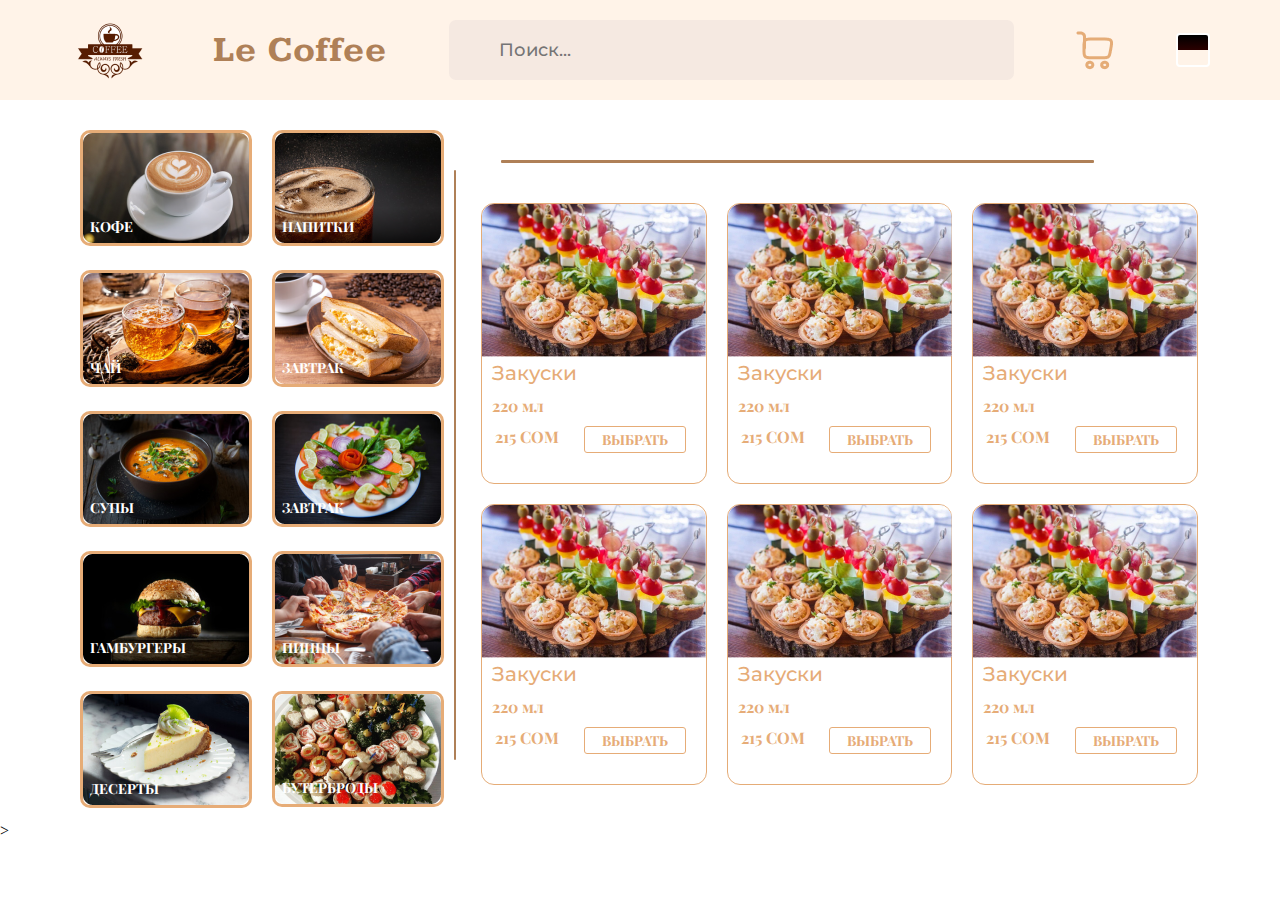
<file: snack.html>
<!doctype html>
<html lang="en">
<head>
    <meta charset="UTF-8">
    <meta name="viewport"
          content="width=device-width, user-scalable=no, initial-scale=1.0, maximum-scale=1.0, minimum-scale=1.0">
    <meta http-equiv="X-UA-Compatible" content="ie=edge">
    <title>Document</title>
    <link rel="stylesheet" href="css/snack.css">
</head>
<body>


<header id="header">
    <div class="container">
        <div class="header">
            <img src="./img/pngwing%201.png" alt="">
            <h1 class="header__title">Le Coffee</h1>
            <label><input type="search" class="header__input" placeholder="Поиск..."></label>
            <span class="header__search"><i class="fa-solid fa-magnifying-glass"></i></span>
            <img src="./img/basket.png" alt="">
            <div class="header__block"></div>

        </div>
    </div>
</header>

<section id="hero">
    <div class="container">
        <div class="hero">
            <div class="hero__scroll1">
                <div class="hero__scroll1--block">
                    <img src="./img/h1.png" alt="" class="hero__scroll1--block__img">
                    <h1 class="hero__scroll1--block__title">Кофе</h1>
                </div>
                <div class="hero__scroll1--block">
                    <img src="./img/h3.png" alt="" class="hero__scroll1--block__img">
                    <h1 class="hero__scroll1--block__title">Чай</h1>
                </div>
                <div class="hero__scroll1--block">
                    <img src="./img/h5.png" alt="" class="hero__scroll1--block__img">
                    <h1 class="hero__scroll1--block__title">Супы</h1>
                </div>
                <div class="hero__scroll1--block">
                    <img src="./img/h7.png" alt="" class="hero__scroll1--block__img">
                    <h1 class="hero__scroll1--block__title">Гамбургеры</h1>
                </div>
                <div class="hero__scroll1--block">
                    <img src="./img/h9.png" alt="" class="hero__scroll1--block__img">
                    <h1 class="hero__scroll1--block__title">Десерты</h1>
                </div>

            </div>
            <div class="hero__scroll1">
                <div class="hero__scroll1--block">
                    <img src="./img/h2.png" alt="" class="hero__scroll1--block__img">
                    <h1 class="hero__scroll1--block__title">Напитки</h1>
                </div>
                <div class="hero__scroll1--block">
                    <img src="./img/h4.png" alt="" class="hero__scroll1--block__img">
                    <h1 class="hero__scroll1--block__title">Завтрак</h1>
                </div>
                <div class="hero__scroll1--block">
                    <img src="./img/h6.png" alt="" class="hero__scroll1--block__img">
                    <h1 class="hero__scroll1--block__title">Завтрак</h1>
                </div>
                <div class="hero__scroll1--block">
                    <img src="./img/h8.png" alt="" class="hero__scroll1--block__img">
                    <h1 class="hero__scroll1--block__title">Пиццы</h1>
                </div>
                <div class="hero__scroll1--block">
                    <img src="./img/h10.png" alt="" class="hero__scroll1--block__img">
                    <h1 class="hero__scroll1--block__title">Бутерброды</h1>
                </div>


            </div>
            <div class="hero__width"></div>

            <div class="hero__scroll2">
                <div class="hero__scroll2--width"></div>
                <div class="hero__scroll2--gen">

                    <div class="hero__scroll2--gen__block">
                        <img src="./img/snack.png" alt="">
                        <div>
                            <h1>Закуски</h1>
                            <h2>220 мл</h2>
                            <div>
                                <h3>215 сом</h3>
                                <button>Выбрать</button>
                            </div>
                        </div>
                    </div>
                    <div class="hero__scroll2--gen__block">
                        <img src="./img/snack.png" alt="">
                        <div>
                            <h1>Закуски</h1>
                            <h2>220 мл</h2>
                            <div>
                                <h3>215 сом</h3>
                                <button>Выбрать</button>
                            </div>
                        </div>
                    </div>
                    <div class="hero__scroll2--gen__block">
                        <img src="./img/snack.png" alt="">
                        <div>
                            <h1>Закуски</h1>
                            <h2>220 мл</h2>
                            <div>
                                <h3>215 сом</h3>
                                <button>Выбрать</button>
                            </div>
                        </div>
                    </div>
                    <div class="hero__scroll2--gen__block">
                        <img src="./img/snack.png" alt="">
                        <div>
                            <h1>Закуски</h1>
                            <h2>220 мл</h2>
                            <div>
                                <h3>215 сом</h3>
                                <button>Выбрать</button>
                            </div>
                        </div>
                    </div>
                    <div class="hero__scroll2--gen__block">
                        <img src="./img/snack.png" alt="">
                        <div>
                            <h1>Закуски</h1>
                            <h2>220 мл</h2>
                            <div>
                                <h3>215 сом</h3>
                                <button>Выбрать</button>
                            </div>
                        </div>
                    </div>
                    <div class="hero__scroll2--gen__block">
                        <img src="./img/snack.png" alt="">
                        <div>
                            <h1>Закуски</h1>
                            <h2>220 мл</h2>
                            <div>
                                <h3>215 сом</h3>
                                <button>Выбрать</button>
                            </div>
                        </div>
                    </div>



                </div>

            </div>
        </div>
    </div>
</section>


</body>
</html>>
</file>
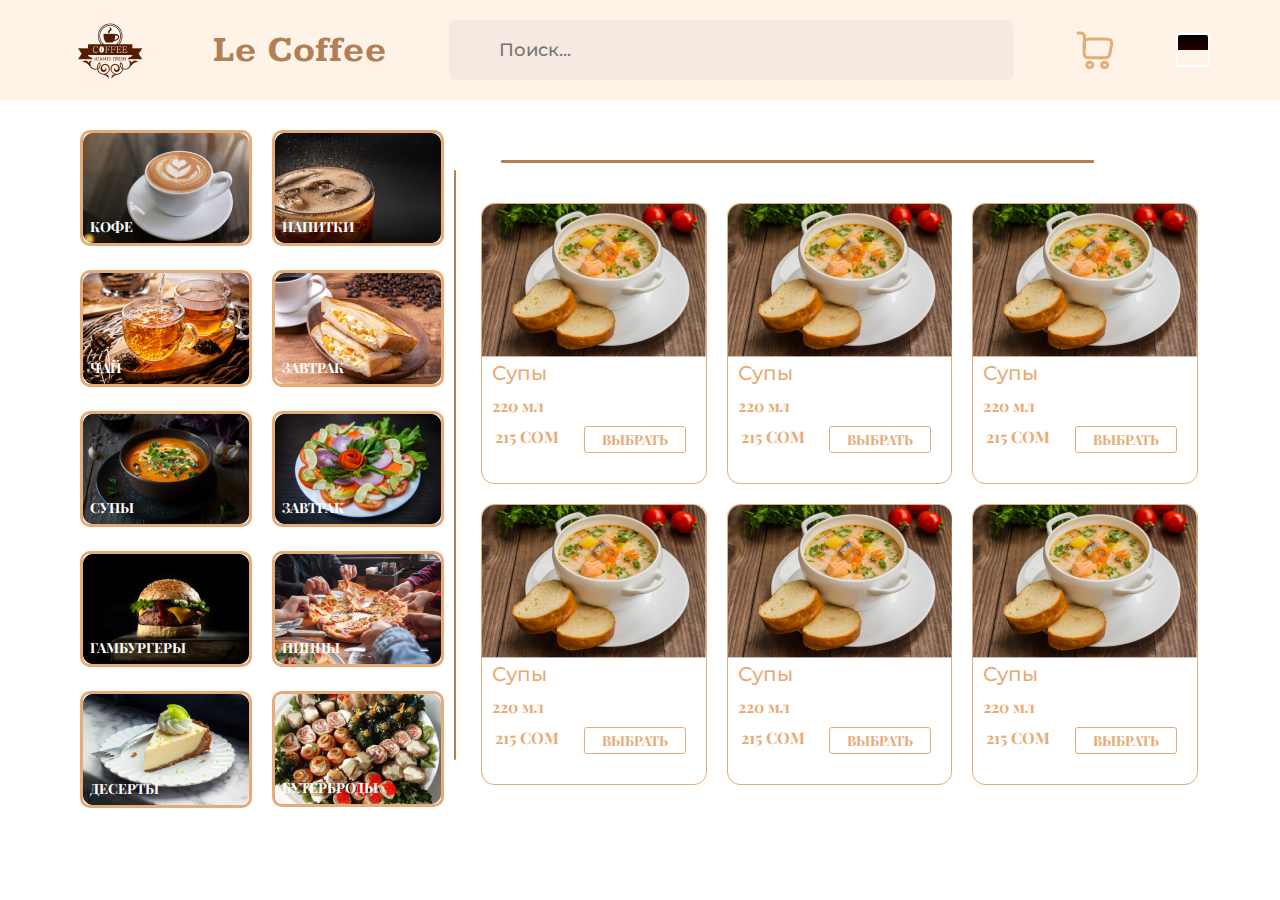
<file: soup.html>
<!doctype html>
<html lang="en">
<head>
    <meta charset="UTF-8">
    <meta name="viewport"
          content="width=device-width, user-scalable=no, initial-scale=1.0, maximum-scale=1.0, minimum-scale=1.0">
    <meta http-equiv="X-UA-Compatible" content="ie=edge">
    <title>Document</title>
    <link rel="stylesheet" href="css/soup.css">
</head>
<body>


<header id="header">
    <div class="container">
        <div class="header">
            <img src="./img/pngwing%201.png" alt="">
            <h1 class="header__title">Le Coffee</h1>
            <label><input type="search" class="header__input" placeholder="Поиск..."></label>
            <span class="header__search"><i class="fa-solid fa-magnifying-glass"></i></span>
            <img src="./img/basket.png" alt="">
            <div class="header__block"></div>

        </div>
    </div>
</header>

<section id="hero">
    <div class="container">
        <div class="hero">
            <div class="hero__scroll1">
                <div class="hero__scroll1--block">
                    <img src="./img/h1.png" alt="" class="hero__scroll1--block__img">
                    <h1 class="hero__scroll1--block__title">Кофе</h1>
                </div>
                <div class="hero__scroll1--block">
                    <img src="./img/h3.png" alt="" class="hero__scroll1--block__img">
                    <h1 class="hero__scroll1--block__title">Чай</h1>
                </div>
                <div class="hero__scroll1--block">
                    <img src="./img/h5.png" alt="" class="hero__scroll1--block__img">
                    <h1 class="hero__scroll1--block__title">Супы</h1>
                </div>
                <div class="hero__scroll1--block">
                    <img src="./img/h7.png" alt="" class="hero__scroll1--block__img">
                    <h1 class="hero__scroll1--block__title">Гамбургеры</h1>
                </div>
                <div class="hero__scroll1--block">
                    <img src="./img/h9.png" alt="" class="hero__scroll1--block__img">
                    <h1 class="hero__scroll1--block__title">Десерты</h1>
                </div>

            </div>
            <div class="hero__scroll1">
                <div class="hero__scroll1--block">
                    <img src="./img/h2.png" alt="" class="hero__scroll1--block__img">
                    <h1 class="hero__scroll1--block__title">Напитки</h1>
                </div>
                <div class="hero__scroll1--block">
                    <img src="./img/h4.png" alt="" class="hero__scroll1--block__img">
                    <h1 class="hero__scroll1--block__title">Завтрак</h1>
                </div>
                <div class="hero__scroll1--block">
                    <img src="./img/h6.png" alt="" class="hero__scroll1--block__img">
                    <h1 class="hero__scroll1--block__title">Завтрак</h1>
                </div>
                <div class="hero__scroll1--block">
                    <img src="./img/h8.png" alt="" class="hero__scroll1--block__img">
                    <h1 class="hero__scroll1--block__title">Пиццы</h1>
                </div>
                <div class="hero__scroll1--block">
                    <img src="./img/h10.png" alt="" class="hero__scroll1--block__img">
                    <h1 class="hero__scroll1--block__title">Бутерброды</h1>
                </div>


            </div>
            <div class="hero__width"></div>

            <div class="hero__scroll2">
                <div class="hero__scroll2--width"></div>
                <div class="hero__scroll2--gen">

                    <div class="hero__scroll2--gen__block">
                        <img src="./img/soup.png" alt="">
                        <div>
                            <h1>Супы</h1>
                            <h2>220 мл</h2>
                            <div>
                                <h3>215 сом</h3>
                                <button>Выбрать</button>
                            </div>
                        </div>
                    </div>
                    <div class="hero__scroll2--gen__block">
                        <img src="./img/soup.png" alt="">
                        <div>
                            <h1>Супы</h1>
                            <h2>220 мл</h2>
                            <div>
                                <h3>215 сом</h3>
                                <button>Выбрать</button>
                            </div>
                        </div>
                    </div>
                    <div class="hero__scroll2--gen__block">
                        <img src="./img/soup.png" alt="">
                        <div>
                            <h1>Супы</h1>
                            <h2>220 мл</h2>
                            <div>
                                <h3>215 сом</h3>
                                <button>Выбрать</button>
                            </div>
                        </div>
                    </div>
                    <div class="hero__scroll2--gen__block">
                        <img src="./img/soup.png" alt="">
                        <div>
                            <h1>Супы</h1>
                            <h2>220 мл</h2>
                            <div>
                                <h3>215 сом</h3>
                                <button>Выбрать</button>
                            </div>
                        </div>
                    </div>
                    <div class="hero__scroll2--gen__block">
                        <img src="./img/soup.png" alt="">
                        <div>
                            <h1>Супы</h1>
                            <h2>220 мл</h2>
                            <div>
                                <h3>215 сом</h3>
                                <button>Выбрать</button>
                            </div>
                        </div>
                    </div>
                    <div class="hero__scroll2--gen__block">
                        <img src="./img/soup.png" alt="">
                        <div>
                            <h1>Супы</h1>
                            <h2>220 мл</h2>
                            <div>
                                <h3>215 сом</h3>
                                <button>Выбрать</button>
                            </div>
                        </div>
                    </div>




                </div>

            </div>
        </div>
    </div>
</section>


</body>
</html>
</file>
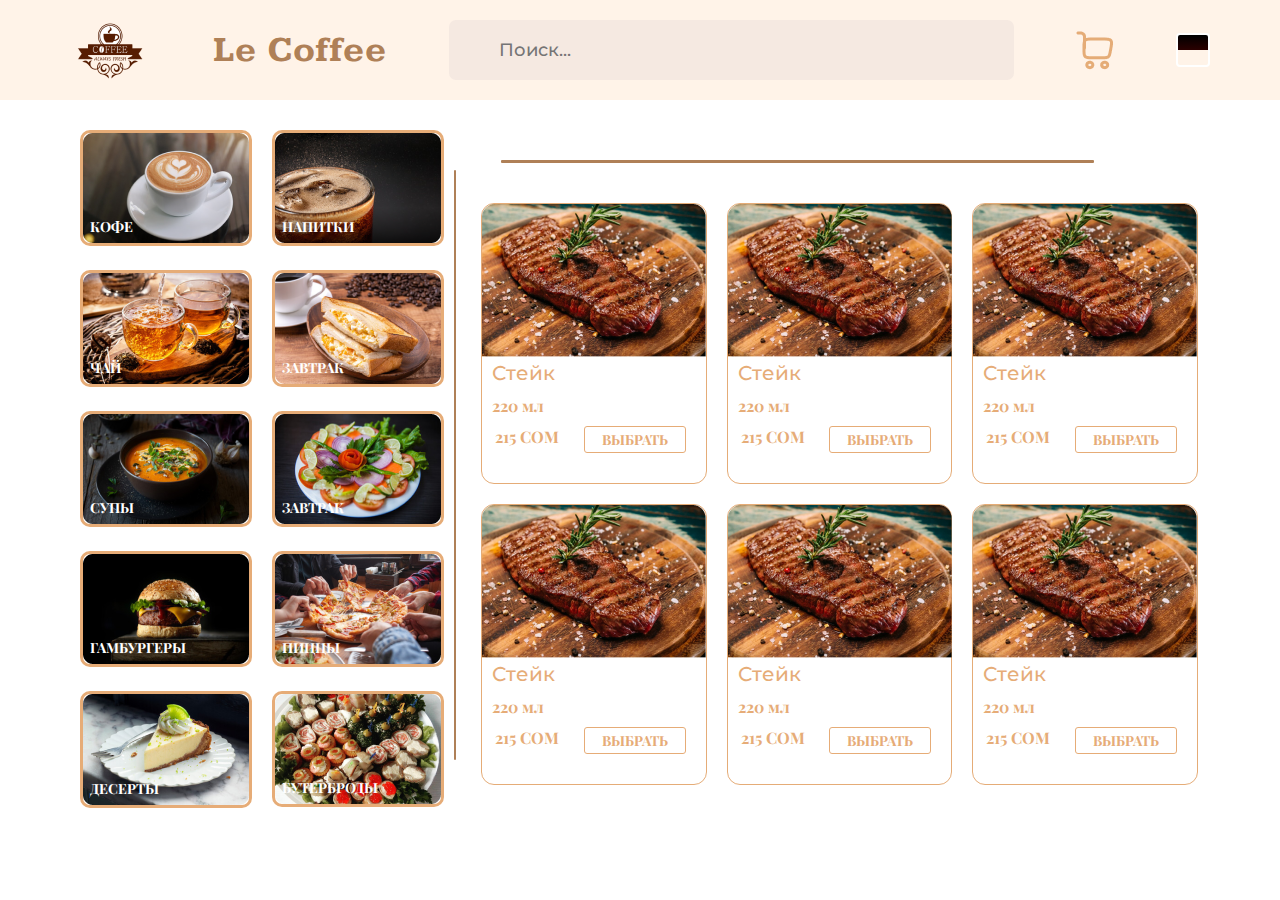
<file: steak.html>
<!doctype html>
<html lang="en">
<head>
    <meta charset="UTF-8">
    <meta name="viewport"
          content="width=device-width, user-scalable=no, initial-scale=1.0, maximum-scale=1.0, minimum-scale=1.0">
    <meta http-equiv="X-UA-Compatible" content="ie=edge">
    <title>Document</title>
    <link rel="stylesheet" href="css/steak.css">
</head>
<body>


<header id="header">
    <div class="container">
        <div class="header">
            <img src="./img/pngwing%201.png" alt="">
            <h1 class="header__title">Le Coffee</h1>
            <label><input type="search" class="header__input" placeholder="Поиск..."></label>
            <span class="header__search"><i class="fa-solid fa-magnifying-glass"></i></span>
            <img src="./img/basket.png" alt="">
            <div class="header__block"></div>

        </div>
    </div>
</header>

<section id="hero">
    <div class="container">
        <div class="hero">
            <div class="hero__scroll1">
                <div class="hero__scroll1--block">
                    <img src="./img/h1.png" alt="" class="hero__scroll1--block__img">
                    <h1 class="hero__scroll1--block__title">Кофе</h1>
                </div>
                <div class="hero__scroll1--block">
                    <img src="./img/h3.png" alt="" class="hero__scroll1--block__img">
                    <h1 class="hero__scroll1--block__title">Чай</h1>
                </div>
                <div class="hero__scroll1--block">
                    <img src="./img/h5.png" alt="" class="hero__scroll1--block__img">
                    <h1 class="hero__scroll1--block__title">Супы</h1>
                </div>
                <div class="hero__scroll1--block">
                    <img src="./img/h7.png" alt="" class="hero__scroll1--block__img">
                    <h1 class="hero__scroll1--block__title">Гамбургеры</h1>
                </div>
                <div class="hero__scroll1--block">
                    <img src="./img/h9.png" alt="" class="hero__scroll1--block__img">
                    <h1 class="hero__scroll1--block__title">Десерты</h1>
                </div>

            </div>
            <div class="hero__scroll1">
                <div class="hero__scroll1--block">
                    <img src="./img/h2.png" alt="" class="hero__scroll1--block__img">
                    <h1 class="hero__scroll1--block__title">Напитки</h1>
                </div>
                <div class="hero__scroll1--block">
                    <img src="./img/h4.png" alt="" class="hero__scroll1--block__img">
                    <h1 class="hero__scroll1--block__title">Завтрак</h1>
                </div>
                <div class="hero__scroll1--block">
                    <img src="./img/h6.png" alt="" class="hero__scroll1--block__img">
                    <h1 class="hero__scroll1--block__title">Завтрак</h1>
                </div>
                <div class="hero__scroll1--block">
                    <img src="./img/h8.png" alt="" class="hero__scroll1--block__img">
                    <h1 class="hero__scroll1--block__title">Пиццы</h1>
                </div>
                <div class="hero__scroll1--block">
                    <img src="./img/h10.png" alt="" class="hero__scroll1--block__img">
                    <h1 class="hero__scroll1--block__title">Бутерброды</h1>
                </div>


            </div>
            <div class="hero__width"></div>

            <div class="hero__scroll2">
                <div class="hero__scroll2--width"></div>
                <div class="hero__scroll2--gen">

                    <div class="hero__scroll2--gen__block">
                        <img src="./img/steak.png" alt="">
                        <div>
                            <h1>Стейк</h1>
                            <h2>220 мл</h2>
                            <div>
                                <h3>215 сом</h3>
                                <button>Выбрать</button>
                            </div>
                        </div>
                    </div>
                    <div class="hero__scroll2--gen__block">
                        <img src="./img/steak.png" alt="">
                        <div>
                            <h1>Стейк</h1>
                            <h2>220 мл</h2>
                            <div>
                                <h3>215 сом</h3>
                                <button>Выбрать</button>
                            </div>
                        </div>
                    </div>
                    <div class="hero__scroll2--gen__block">
                        <img src="./img/steak.png" alt="">
                        <div>
                            <h1>Стейк</h1>
                            <h2>220 мл</h2>
                            <div>
                                <h3>215 сом</h3>
                                <button>Выбрать</button>
                            </div>
                        </div>
                    </div>
                    <div class="hero__scroll2--gen__block">
                        <img src="./img/steak.png" alt="">
                        <div>
                            <h1>Стейк</h1>
                            <h2>220 мл</h2>
                            <div>
                                <h3>215 сом</h3>
                                <button>Выбрать</button>
                            </div>
                        </div>
                    </div>
                    <div class="hero__scroll2--gen__block">
                        <img src="./img/steak.png" alt="">
                        <div>
                            <h1>Стейк</h1>
                            <h2>220 мл</h2>
                            <div>
                                <h3>215 сом</h3>
                                <button>Выбрать</button>
                            </div>
                        </div>
                    </div>
                    <div class="hero__scroll2--gen__block">
                        <img src="./img/steak.png" alt="">
                        <div>
                            <h1>Стейк</h1>
                            <h2>220 мл</h2>
                            <div>
                                <h3>215 сом</h3>
                                <button>Выбрать</button>
                            </div>
                        </div>
                    </div>




                </div>

            </div>
        </div>
    </div>
</section>


</body>
</html>
</file>
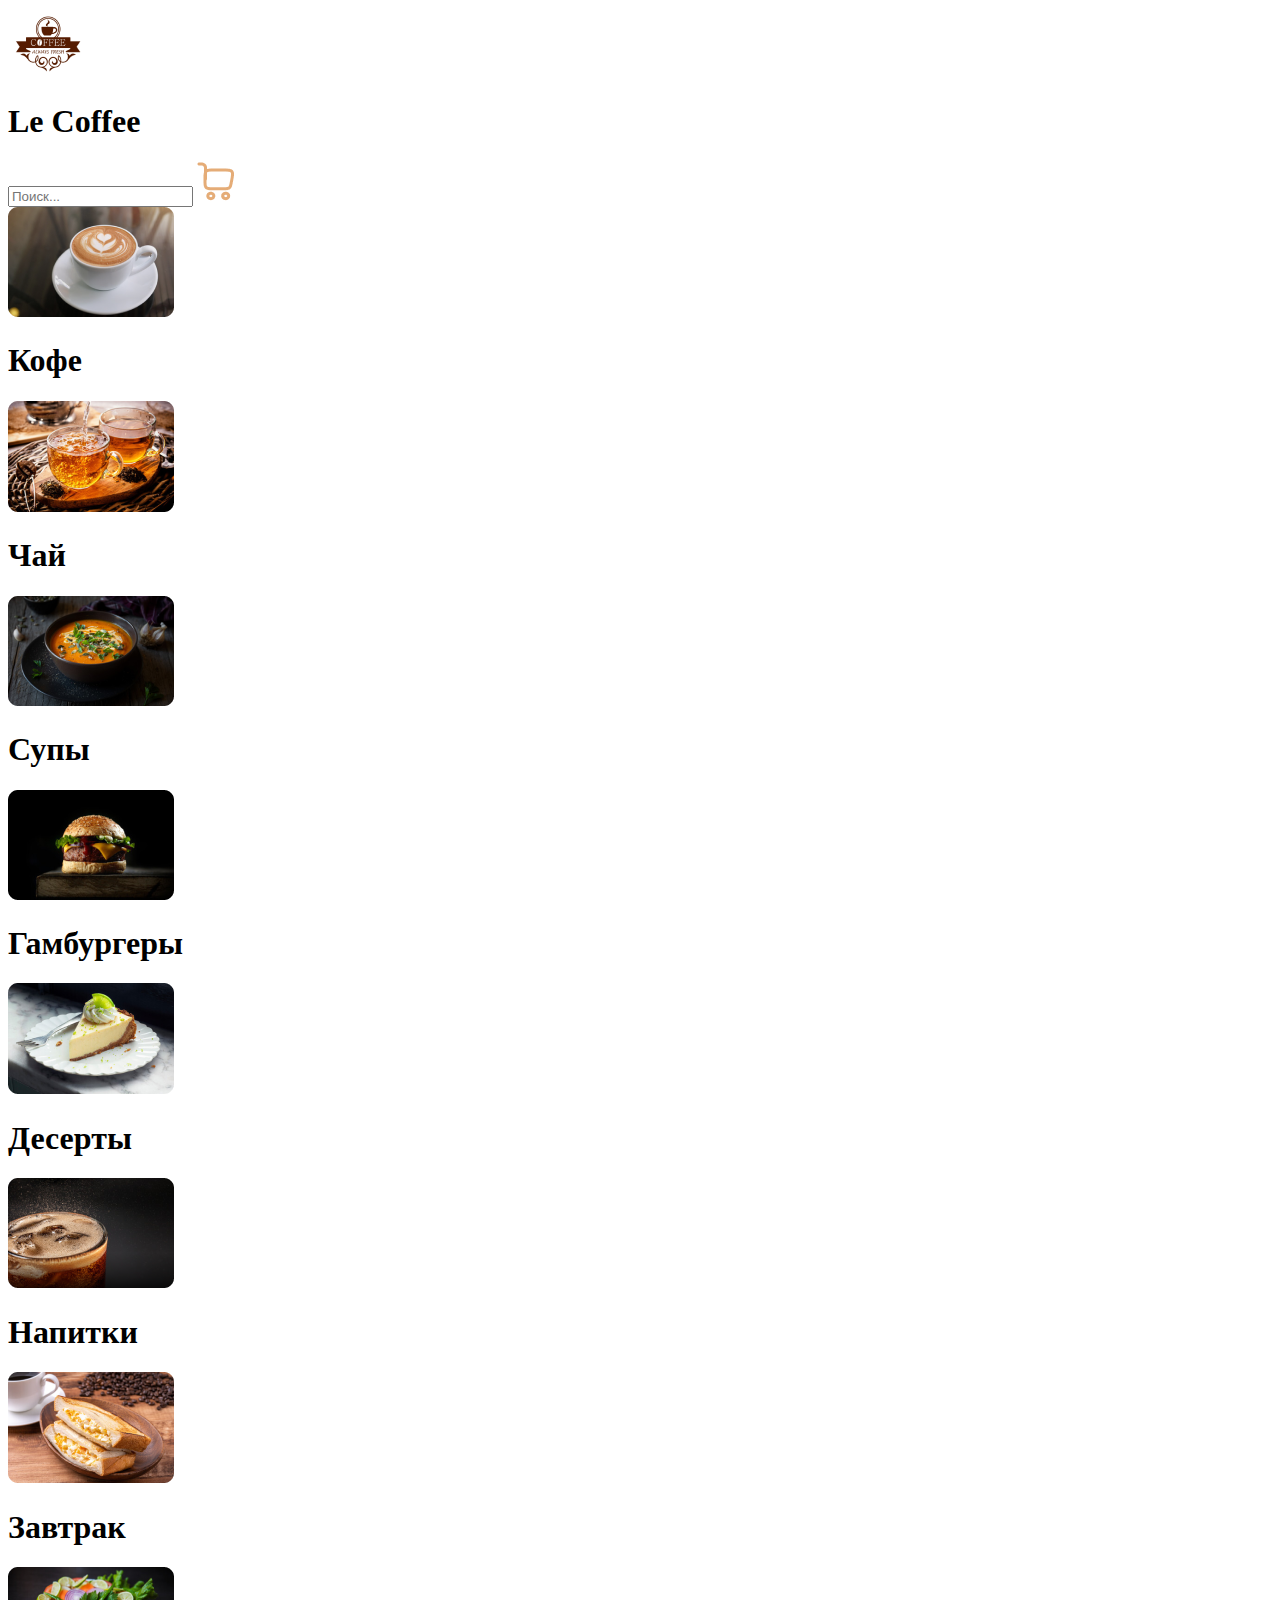
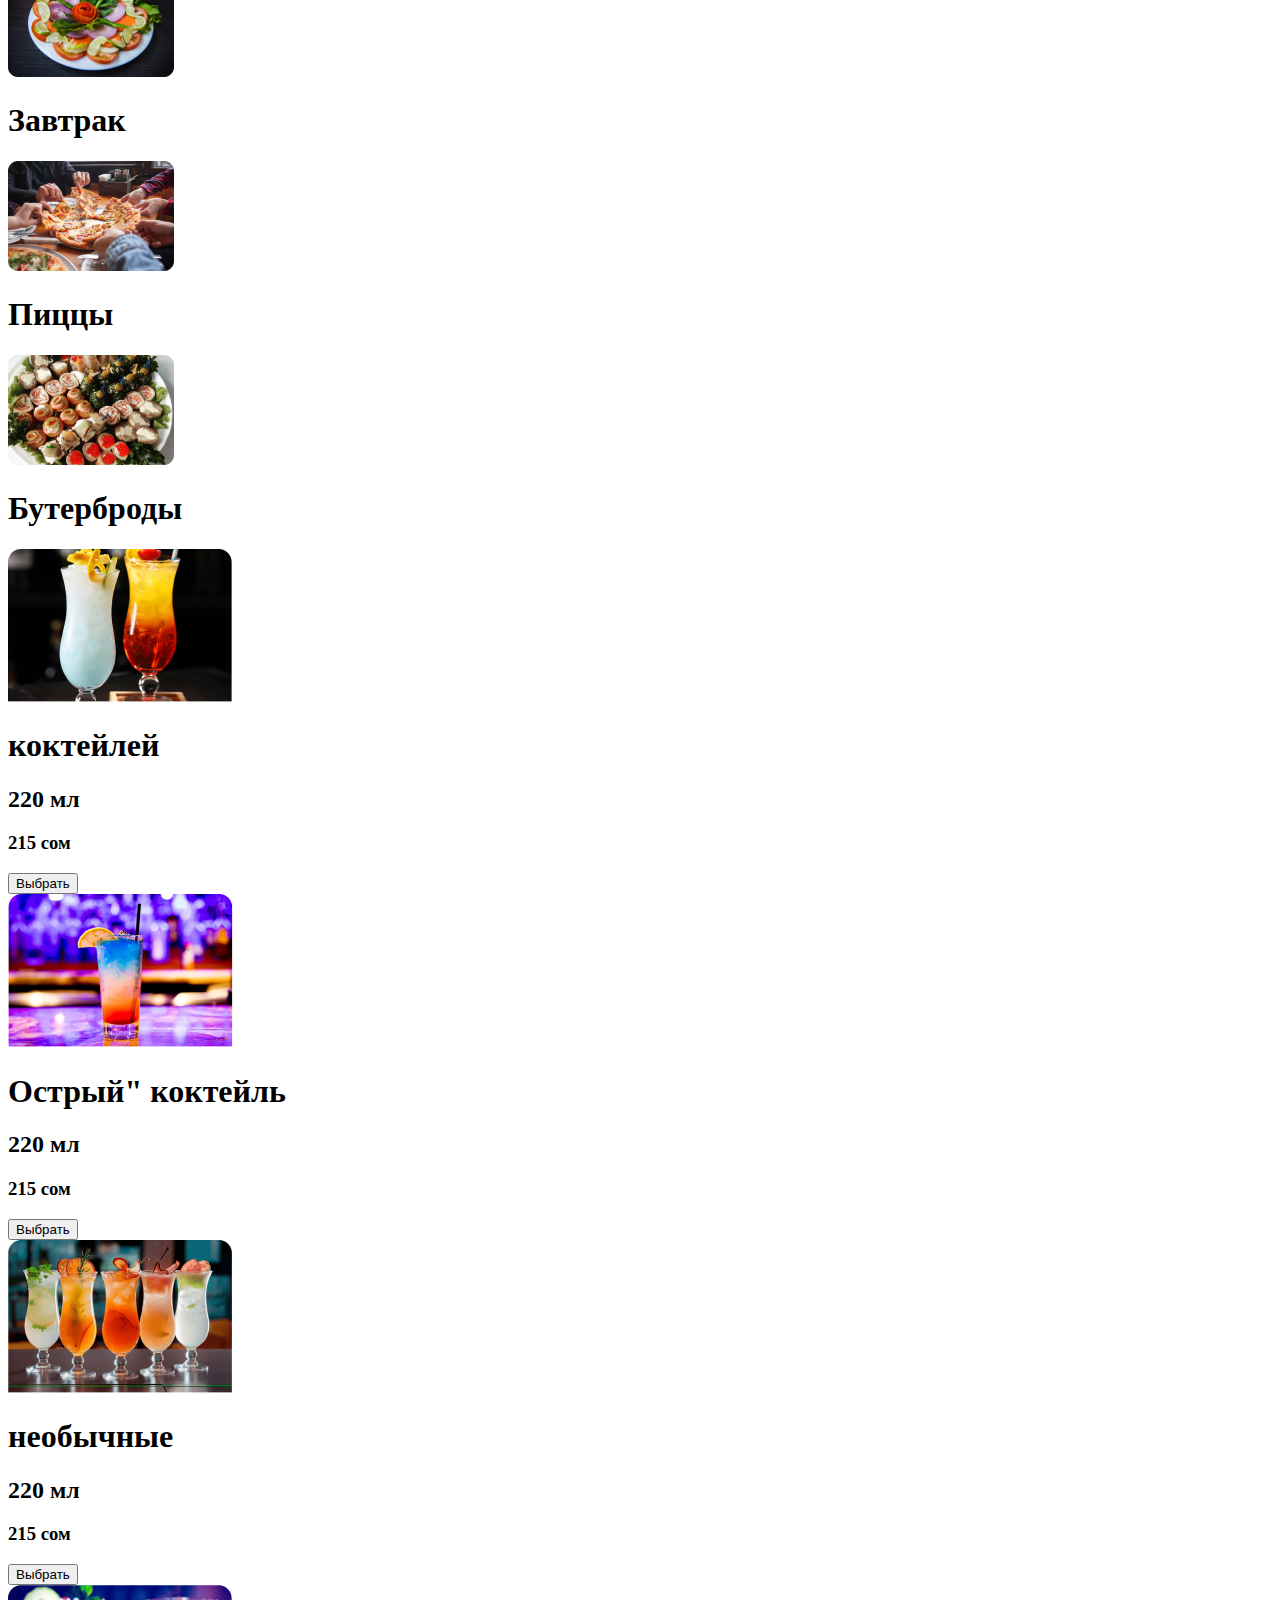
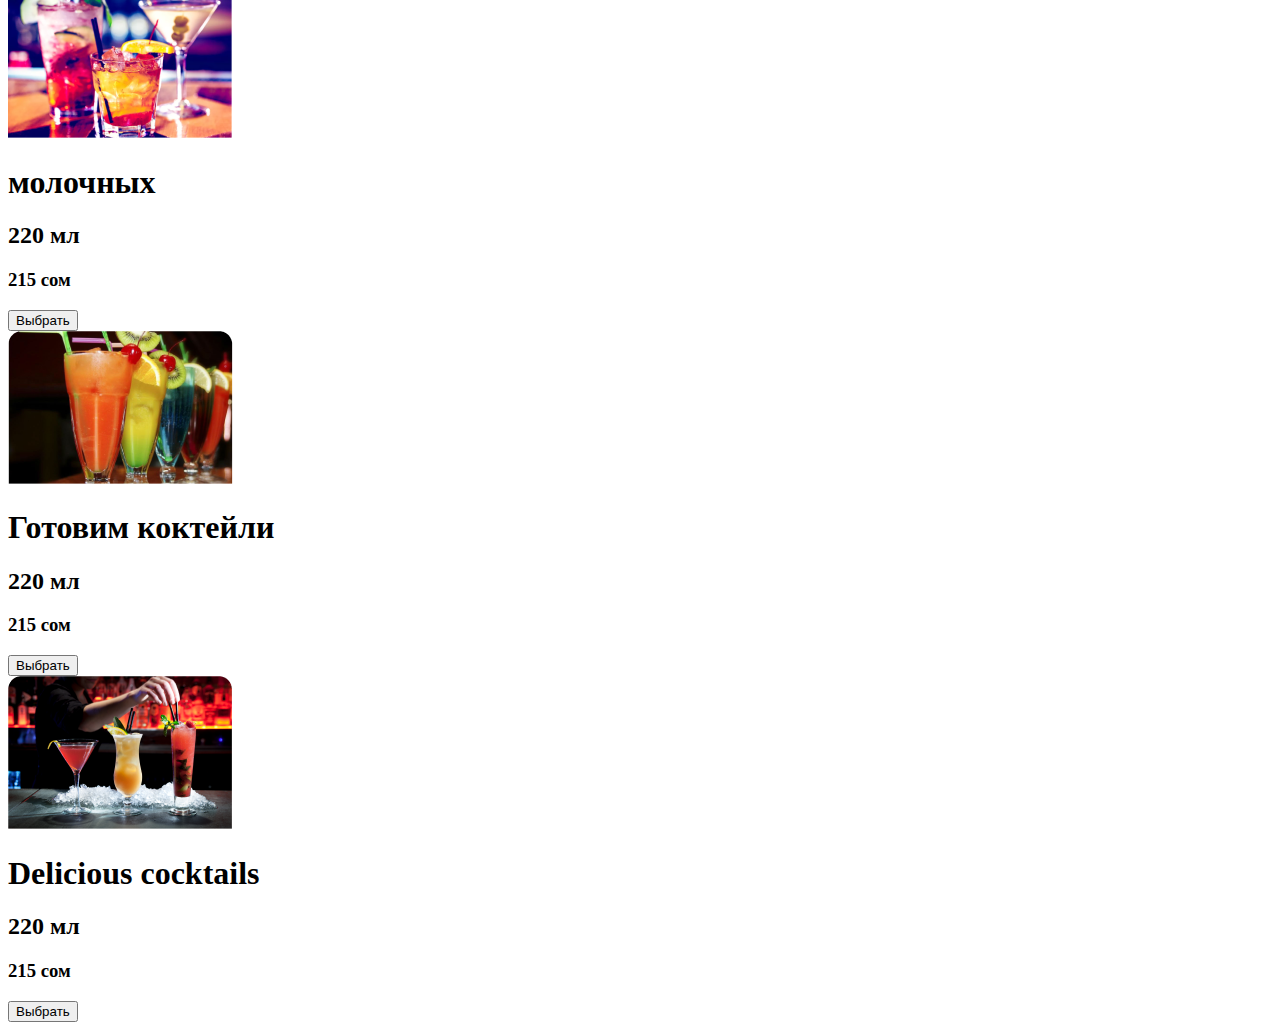
<file: tea.html>
<!doctype html>
<html lang="en">
<head>
    <meta charset="UTF-8">
    <meta name="viewport"
          content="width=device-width, user-scalable=no, initial-scale=1.0, maximum-scale=1.0, minimum-scale=1.0">
    <meta http-equiv="X-UA-Compatible" content="ie=edge">
    <title>Document</title>
    <link rel="stylesheet" href="./css/tea.css">
</head>
<body>

<header id="header">
    <div class="container">
        <div class="header">
            <img src="./img/pngwing%201.png" alt="">
            <h1 class="header__title">Le Coffee</h1>
            <label><input type="search" class="header__input" placeholder="Поиск..."></label>
            <span class="header__search"><i class="fa-solid fa-magnifying-glass"></i></span>
            <img src="./img/basket.png" alt="">
            <div class="header__block"></div>

        </div>
    </div>
</header>

<section id="hero">
    <div class="container">
        <div class="hero">
            <div class="hero__scroll1">
                <div class="hero__scroll1--block">
                    <img src="./img/h1.png" alt="" class="hero__scroll1--block__img">
                    <h1 class="hero__scroll1--block__title">Кофе</h1>
                </div>
                <div class="hero__scroll1--block">
                    <img src="./img/h3.png" alt="" class="hero__scroll1--block__img">
                    <h1 class="hero__scroll1--block__title">Чай</h1>
                </div>
                <div class="hero__scroll1--block">
                    <img src="./img/h5.png" alt="" class="hero__scroll1--block__img">
                    <h1 class="hero__scroll1--block__title">Супы</h1>
                </div>
                <div class="hero__scroll1--block">
                    <img src="./img/h7.png" alt="" class="hero__scroll1--block__img">
                    <h1 class="hero__scroll1--block__title">Гамбургеры</h1>
                </div>
                <div class="hero__scroll1--block">
                    <img src="./img/h9.png" alt="" class="hero__scroll1--block__img">
                    <h1 class="hero__scroll1--block__title">Десерты</h1>
                </div>

            </div>
            <div class="hero__scroll1">
                <div class="hero__scroll1--block">
                    <img src="./img/h2.png" alt="" class="hero__scroll1--block__img">
                    <h1 class="hero__scroll1--block__title">Напитки</h1>
                </div>
                <div class="hero__scroll1--block">
                    <img src="./img/h4.png" alt="" class="hero__scroll1--block__img">
                    <h1 class="hero__scroll1--block__title">Завтрак</h1>
                </div>
                <div class="hero__scroll1--block">
                    <img src="./img/h6.png" alt="" class="hero__scroll1--block__img">
                    <h1 class="hero__scroll1--block__title">Завтрак</h1>
                </div>
                <div class="hero__scroll1--block">
                    <img src="./img/h8.png" alt="" class="hero__scroll1--block__img">
                    <h1 class="hero__scroll1--block__title">Пиццы</h1>
                </div>
                <div class="hero__scroll1--block">
                    <img src="./img/h10.png" alt="" class="hero__scroll1--block__img">
                    <h1 class="hero__scroll1--block__title">Бутерброды</h1>
                </div>


            </div>
            <div class="hero__width"></div>

            <div class="hero__scroll2">
                <div class="hero__scroll2--width"></div>
                <div class="hero__scroll2--gen">

                    <div class="hero__scroll2--gen__block">
                        <img src="./img/beverages1.png" alt="">
                        <div>
                            <h1> коктейлей</h1>
                            <h2>220 мл</h2>
                            <div>
                                <h3>215 сом</h3>
                                <button>Выбрать</button>
                            </div>
                        </div>
                    </div>
                    <div class="hero__scroll2--gen__block">
                        <img src="./img/beverages2.png" alt="">
                        <div>
                            <h1>Острый" коктейль</h1>
                            <h2>220 мл</h2>
                            <div>
                                <h3>215 сом</h3>
                                <button>Выбрать</button>
                            </div>
                        </div>
                    </div>
                    <div class="hero__scroll2--gen__block">
                        <img src="./img/beverages3.png" alt="">
                        <div>
                            <h1>необычные </h1>
                            <h2>220 мл</h2>
                            <div>
                                <h3>215 сом</h3>
                                <button>Выбрать</button>
                            </div>
                        </div>
                    </div>
                    <div class="hero__scroll2--gen__block">
                        <img src="./img/beverages4.png" alt="">
                        <div>
                            <h1>молочных </h1>
                            <h2>220 мл</h2>
                            <div>
                                <h3>215 сом</h3>
                                <button>Выбрать</button>
                            </div>
                        </div>
                    </div>
                    <div class="hero__scroll2--gen__block">
                        <img src="./img/beverages5.png" alt="">
                        <div>
                            <h1>Готовим коктейли</h1>
                            <h2>220 мл</h2>
                            <div>
                                <h3>215 сом</h3>
                                <button>Выбрать</button>
                            </div>
                        </div>
                    </div>
                    <div class="hero__scroll2--gen__block">
                        <img src="./img/beverages6.png" alt="">
                        <div>
                            <h1>Delicious cocktails</h1>
                            <h2>220 мл</h2>
                            <div>
                                <h3>215 сом</h3>
                                <button>Выбрать</button>
                            </div>
                        </div>
                    </div>

                </div>
            </div>
        </div>
    </div>
</section>




</body>
</html>
</file>
<file: css/beverages.css>
@import url("https://fonts.googleapis.com/css2?family=Forum&family=Kameron:wght@400;700&family=Manrope:wght@200;300;400;500;600;700;800&family=Montserrat:wght@100;200;300;400;500;600;700;800;900&family=Open+Sans:wght@300;400;500;600;700;800&family=Poppins:wght@100;200;300;400;500;600;700;800;900&family=Roboto:wght@100;300;400;500;700;900&display=swap");
@import url("https://fonts.googleapis.com/css2?family=Forum&family=Kameron:wght@400;700&family=Manrope:wght@200;300;400;500;600;700;800&family=Montserrat:wght@100;200;300;400;500;600;700;800;900&family=Open+Sans:wght@300;400;500;600;700;800&family=Playfair+Display:wght@400;500;600;700;800;900&family=Poppins:wght@100;200;300;400;500;600;700;800;900&family=Roboto:wght@100;300;400;500;700;900&display=swap");
@media (max-width: 1024px) {
  .container {
    width: 100%;
  }
}
* {
  margin: 0;
  padding: 0;
}

a {
  text-decoration: none;
}

.container {
  width: 1140px;
  margin: 0 auto;
}

#header {
  background: #FFF3E8;
}
#header .container .header {
  display: flex;
  justify-content: space-between;
  align-items: center;
  padding: 15px 0;
}
#header .container .header__title {
  font-family: "Kameron", sans-serif;
  font-weight: 700;
  font-size: 36px;
  letter-spacing: 0.025em;
  color: #AF8057;
}
#header .container .header__input {
  width: 565px;
  height: 60px;
  background: #F5E9E1;
  border-radius: 7px;
  border: none;
  outline: none;
  cursor: pointer;
  padding-left: 50px;
  font-family: "Montserrat", sans-serif;
  font-weight: 500;
  font-size: 20px;
  text-transform: capitalize;
  color: #E6AC77;
  font-size: 18px;
  color: black;
}
#header .container .header__search {
  position: absolute;
  left: 37rem;
  color: black;
}
#header .container .header__basket {
  font-size: 24px;
}
#header .container .header__block {
  width: 34px;
  height: 34px;
  box-sizing: border-box;
  background: linear-gradient(180deg, #000000 0%, #2B0000 50.83%, #FFF3E8 50.97%, #FFF3E8 100%);
  border: 2px solid #FFFFFF;
  border-radius: 4px;
}

#hero .hero {
  display: flex;
  padding-top: 20px;
}
#hero .hero__width {
  width: 4px;
  height: 590px;
  background: #AF8057;
  border-radius: 1px;
  margin-top: 50px;
}
#hero .hero__scroll1 {
  display: flex;
  flex-direction: column;
}
#hero .hero__scroll1--block {
  position: relative;
  margin: 10px;
}
#hero .hero__scroll1--block__img {
  border: 3px solid #E6AC77;
  border-radius: 10px;
}
#hero .hero__scroll1--block__title {
  font-family: "Playfair Display", sans-serif;
  font-weight: 700;
  font-size: 24px;
  text-transform: uppercase;
  color: #E6AC77;
  font-size: 14px;
  color: #FFFFFF;
  position: absolute;
  bottom: 14px;
  left: 10px;
}
#hero .hero__scroll2 {
  margin-left: 15px;
  margin-top: 40px;
}
#hero .hero__scroll2--width {
  width: 593px;
  height: 3px;
  background: #AF8057;
  border-radius: 1px;
  margin-bottom: 30px;
  margin-left: 30px;
}
#hero .hero__scroll2--gen {
  display: flex;
  flex-wrap: wrap;
}
#hero .hero__scroll2--gen__block {
  width: 223.57px;
  height: 279.2px;
  border: 1px solid #E5AC77;
  border-radius: 13px;
  margin: 10px;
}
#hero .hero__scroll2--gen__block div {
  padding: 0 10px;
}
#hero .hero__scroll2--gen__block div h1 {
  font-family: "Montserrat", sans-serif;
  font-weight: 500;
  font-size: 20px;
  text-transform: capitalize;
  color: #E6AC77;
  margin-bottom: 10px;
}
#hero .hero__scroll2--gen__block div h2 {
  font-family: "Playfair Display", sans-serif;
  font-weight: 700;
  font-size: 24px;
  text-transform: uppercase;
  color: #E6AC77;
  font-size: 16px;
  text-transform: lowercase;
  margin-bottom: 10px;
}
#hero .hero__scroll2--gen__block div div {
  display: flex;
  justify-content: space-between;
  margin-left: -7px;
}
#hero .hero__scroll2--gen__block div div h3 {
  font-family: "Playfair Display", sans-serif;
  font-weight: 700;
  font-size: 24px;
  text-transform: uppercase;
  color: #E6AC77;
  font-size: 16px;
}
#hero .hero__scroll2--gen__block div div button {
  box-sizing: border-box;
  width: 102px;
  height: 26.79px;
  border: 1px solid #E6AC77;
  background: #FFFFFF;
  border-radius: 3px;
  cursor: pointer;
  font-family: "Playfair Display", sans-serif;
  font-weight: 700;
  font-size: 24px;
  text-transform: uppercase;
  color: #E6AC77;
  font-size: 14px;
  transition: 0.3s;
}
#hero .hero__scroll2--gen__block div div button:hover {
  background: #E6AC77;
  color: #FFFFFF;
  transform: scale(1.1);
}

/*# sourceMappingURL=beverages.css.map */
</file>
<file: css/breakfast.css>
@import url("https://fonts.googleapis.com/css2?family=Forum&family=Kameron:wght@400;700&family=Manrope:wght@200;300;400;500;600;700;800&family=Montserrat:wght@100;200;300;400;500;600;700;800;900&family=Open+Sans:wght@300;400;500;600;700;800&family=Poppins:wght@100;200;300;400;500;600;700;800;900&family=Roboto:wght@100;300;400;500;700;900&display=swap");
@import url("https://fonts.googleapis.com/css2?family=Forum&family=Kameron:wght@400;700&family=Manrope:wght@200;300;400;500;600;700;800&family=Montserrat:wght@100;200;300;400;500;600;700;800;900&family=Open+Sans:wght@300;400;500;600;700;800&family=Playfair+Display:wght@400;500;600;700;800;900&family=Poppins:wght@100;200;300;400;500;600;700;800;900&family=Roboto:wght@100;300;400;500;700;900&display=swap");
@media (max-width: 1024px) {
  .container {
    width: 100%;
  }
}
* {
  margin: 0;
  padding: 0;
}

a {
  text-decoration: none;
}

.container {
  width: 1140px;
  margin: 0 auto;
}

#header {
  background: #FFF3E8;
}
#header .container .header {
  display: flex;
  justify-content: space-between;
  align-items: center;
  padding: 15px 0;
}
#header .container .header__title {
  font-family: "Kameron", sans-serif;
  font-weight: 700;
  font-size: 36px;
  letter-spacing: 0.025em;
  color: #AF8057;
}
#header .container .header__input {
  width: 565px;
  height: 60px;
  background: #F5E9E1;
  border-radius: 7px;
  border: none;
  outline: none;
  cursor: pointer;
  padding-left: 50px;
  font-family: "Montserrat", sans-serif;
  font-weight: 500;
  font-size: 20px;
  text-transform: capitalize;
  color: #E6AC77;
  font-size: 18px;
  color: black;
}
#header .container .header__search {
  position: absolute;
  left: 37rem;
  color: black;
}
#header .container .header__basket {
  font-size: 24px;
}
#header .container .header__block {
  width: 34px;
  height: 34px;
  box-sizing: border-box;
  background: linear-gradient(180deg, #000000 0%, #2B0000 50.83%, #FFF3E8 50.97%, #FFF3E8 100%);
  border: 2px solid #FFFFFF;
  border-radius: 4px;
}

#hero .hero {
  display: flex;
  padding-top: 20px;
}
#hero .hero__width {
  width: 4px;
  height: 590px;
  background: #AF8057;
  border-radius: 1px;
  margin-top: 50px;
}
#hero .hero__scroll1 {
  display: flex;
  flex-direction: column;
}
#hero .hero__scroll1--block {
  position: relative;
  margin: 10px;
}
#hero .hero__scroll1--block__img {
  border: 3px solid #E6AC77;
  border-radius: 10px;
}
#hero .hero__scroll1--block__title {
  font-family: "Playfair Display", sans-serif;
  font-weight: 700;
  font-size: 24px;
  text-transform: uppercase;
  color: #E6AC77;
  font-size: 14px;
  color: #FFFFFF;
  position: absolute;
  bottom: 14px;
  left: 10px;
}
#hero .hero__scroll2 {
  margin-left: 15px;
  margin-top: 40px;
}
#hero .hero__scroll2--width {
  width: 593px;
  height: 3px;
  background: #AF8057;
  border-radius: 1px;
  margin-bottom: 30px;
  margin-left: 30px;
}
#hero .hero__scroll2--gen {
  display: flex;
  flex-wrap: wrap;
}
#hero .hero__scroll2--gen__block {
  width: 223.57px;
  height: 279.2px;
  border: 1px solid #E5AC77;
  border-radius: 13px;
  margin: 10px;
}
#hero .hero__scroll2--gen__block div {
  padding: 0 10px;
}
#hero .hero__scroll2--gen__block div h1 {
  font-family: "Montserrat", sans-serif;
  font-weight: 500;
  font-size: 20px;
  text-transform: capitalize;
  color: #E6AC77;
  margin-bottom: 10px;
}
#hero .hero__scroll2--gen__block div h2 {
  font-family: "Playfair Display", sans-serif;
  font-weight: 700;
  font-size: 24px;
  text-transform: uppercase;
  color: #E6AC77;
  font-size: 16px;
  text-transform: lowercase;
  margin-bottom: 10px;
}
#hero .hero__scroll2--gen__block div div {
  display: flex;
  justify-content: space-between;
  margin-left: -7px;
}
#hero .hero__scroll2--gen__block div div h3 {
  font-family: "Playfair Display", sans-serif;
  font-weight: 700;
  font-size: 24px;
  text-transform: uppercase;
  color: #E6AC77;
  font-size: 16px;
}
#hero .hero__scroll2--gen__block div div button {
  box-sizing: border-box;
  width: 102px;
  height: 26.79px;
  border: 1px solid #E6AC77;
  background: #FFFFFF;
  border-radius: 3px;
  cursor: pointer;
  font-family: "Playfair Display", sans-serif;
  font-weight: 700;
  font-size: 24px;
  text-transform: uppercase;
  color: #E6AC77;
  font-size: 14px;
  transition: 0.3s;
}
#hero .hero__scroll2--gen__block div div button:hover {
  background: #E6AC77;
  color: #FFFFFF;
  transform: scale(1.1);
}

/*# sourceMappingURL=breakfast.css.map */
</file>
<file: css/coffee.css>
@import url("https://fonts.googleapis.com/css2?family=Forum&family=Kameron:wght@400;700&family=Manrope:wght@200;300;400;500;600;700;800&family=Montserrat:wght@100;200;300;400;500;600;700;800;900&family=Open+Sans:wght@300;400;500;600;700;800&family=Poppins:wght@100;200;300;400;500;600;700;800;900&family=Roboto:wght@100;300;400;500;700;900&display=swap");
@import url("https://fonts.googleapis.com/css2?family=Forum&family=Kameron:wght@400;700&family=Manrope:wght@200;300;400;500;600;700;800&family=Montserrat:wght@100;200;300;400;500;600;700;800;900&family=Open+Sans:wght@300;400;500;600;700;800&family=Playfair+Display:wght@400;500;600;700;800;900&family=Poppins:wght@100;200;300;400;500;600;700;800;900&family=Roboto:wght@100;300;400;500;700;900&display=swap");
@media (max-width: 1024px) {
  .container {
    width: 100%;
  }
}
* {
  margin: 0;
  padding: 0;
}

a {
  text-decoration: none;
}

.container {
  width: 1140px;
  margin: 0 auto;
}

#header {
  background: #FFF3E8;
}
#header .container .header {
  display: flex;
  justify-content: space-between;
  align-items: center;
  padding: 15px 0;
}
#header .container .header__title {
  font-family: "Kameron", sans-serif;
  font-weight: 700;
  font-size: 36px;
  letter-spacing: 0.025em;
  color: #AF8057;
}
#header .container .header__input {
  width: 565px;
  height: 60px;
  background: #F5E9E1;
  border-radius: 7px;
  border: none;
  outline: none;
  cursor: pointer;
  padding-left: 50px;
  font-family: "Montserrat", sans-serif;
  font-weight: 500;
  font-size: 20px;
  text-transform: capitalize;
  color: #E6AC77;
  font-size: 18px;
  color: black;
}
#header .container .header__search {
  position: absolute;
  left: 37rem;
  color: gray;
}
#header .container .header__basket {
  font-size: 24px;
}
#header .container .header__block {
  width: 34px;
  height: 34px;
  box-sizing: border-box;
  background: linear-gradient(180deg, #000000 0%, #2B0000 50.83%, #FFF3E8 50.97%, #FFF3E8 100%);
  border: 2px solid #FFFFFF;
  border-radius: 4px;
}

#hero .hero {
  display: flex;
  padding-top: 20px;
}
#hero .hero__width {
  width: 4px;
  height: 590px;
  background: #AF8057;
  border-radius: 1px;
  margin-top: 50px;
}
#hero .hero__scroll1 {
  display: flex;
  flex-direction: column;
}
#hero .hero__scroll1--block {
  position: relative;
  margin: 10px;
}
#hero .hero__scroll1--block__img {
  border: 3px solid #E6AC77;
  border-radius: 10px;
}
#hero .hero__scroll1--block__title {
  font-family: "Playfair Display", sans-serif;
  font-weight: 700;
  font-size: 24px;
  text-transform: uppercase;
  color: #E6AC77;
  font-size: 14px;
  color: #FFFFFF;
  position: absolute;
  bottom: 14px;
  left: 10px;
}
#hero .hero__scroll2 {
  margin-left: 15px;
  margin-top: 40px;
}
#hero .hero__scroll2--width {
  width: 593px;
  height: 3px;
  background: #AF8057;
  border-radius: 1px;
  margin-bottom: 30px;
  margin-left: 30px;
}
#hero .hero__scroll2--gen {
  display: flex;
  flex-wrap: wrap;
}
#hero .hero__scroll2--gen__block {
  width: 223.57px;
  height: 279.2px;
  border: 1px solid #E5AC77;
  border-radius: 13px;
  margin: 10px;
}
#hero .hero__scroll2--gen__block div {
  padding: 0 10px;
}
#hero .hero__scroll2--gen__block div h1 {
  font-family: "Montserrat", sans-serif;
  font-weight: 500;
  font-size: 20px;
  text-transform: capitalize;
  color: #E6AC77;
  margin-bottom: 10px;
}
#hero .hero__scroll2--gen__block div h2 {
  font-family: "Playfair Display", sans-serif;
  font-weight: 700;
  font-size: 24px;
  text-transform: uppercase;
  color: #E6AC77;
  font-size: 16px;
  text-transform: lowercase;
  margin-bottom: 10px;
}
#hero .hero__scroll2--gen__block div div {
  display: flex;
  justify-content: space-between;
  margin-left: -7px;
}
#hero .hero__scroll2--gen__block div div h3 {
  font-family: "Playfair Display", sans-serif;
  font-weight: 700;
  font-size: 24px;
  text-transform: uppercase;
  color: #E6AC77;
  font-size: 16px;
}
#hero .hero__scroll2--gen__block div div button {
  box-sizing: border-box;
  width: 102px;
  height: 26.79px;
  border: 1px solid #E6AC77;
  background: #FFFFFF;
  border-radius: 3px;
  cursor: pointer;
  font-family: "Playfair Display", sans-serif;
  font-weight: 700;
  font-size: 24px;
  text-transform: uppercase;
  color: #E6AC77;
  font-size: 14px;
}

/*# sourceMappingURL=coffee.css.map */
</file>
<file: css/dessert.css>
@import url("https://fonts.googleapis.com/css2?family=Forum&family=Kameron:wght@400;700&family=Manrope:wght@200;300;400;500;600;700;800&family=Montserrat:wght@100;200;300;400;500;600;700;800;900&family=Open+Sans:wght@300;400;500;600;700;800&family=Poppins:wght@100;200;300;400;500;600;700;800;900&family=Roboto:wght@100;300;400;500;700;900&display=swap");
@import url("https://fonts.googleapis.com/css2?family=Forum&family=Kameron:wght@400;700&family=Manrope:wght@200;300;400;500;600;700;800&family=Montserrat:wght@100;200;300;400;500;600;700;800;900&family=Open+Sans:wght@300;400;500;600;700;800&family=Playfair+Display:wght@400;500;600;700;800;900&family=Poppins:wght@100;200;300;400;500;600;700;800;900&family=Roboto:wght@100;300;400;500;700;900&display=swap");
@media (max-width: 1024px) {
  .container {
    width: 100%;
  }
}
* {
  margin: 0;
  padding: 0;
}

a {
  text-decoration: none;
}

.container {
  width: 1140px;
  margin: 0 auto;
}

#header {
  background: #FFF3E8;
}
#header .container .header {
  display: flex;
  justify-content: space-between;
  align-items: center;
  padding: 15px 0;
}
#header .container .header__title {
  font-family: "Kameron", sans-serif;
  font-weight: 700;
  font-size: 36px;
  letter-spacing: 0.025em;
  color: #AF8057;
}
#header .container .header__input {
  width: 565px;
  height: 60px;
  background: #F5E9E1;
  border-radius: 7px;
  border: none;
  outline: none;
  cursor: pointer;
  padding-left: 50px;
  font-family: "Montserrat", sans-serif;
  font-weight: 500;
  font-size: 20px;
  text-transform: capitalize;
  color: #E6AC77;
  font-size: 18px;
  color: black;
}
#header .container .header__search {
  position: absolute;
  left: 37rem;
  color: black;
}
#header .container .header__basket {
  font-size: 24px;
}
#header .container .header__block {
  width: 34px;
  height: 34px;
  box-sizing: border-box;
  background: linear-gradient(180deg, #000000 0%, #2B0000 50.83%, #FFF3E8 50.97%, #FFF3E8 100%);
  border: 2px solid #FFFFFF;
  border-radius: 4px;
}

#hero .hero {
  display: flex;
  padding-top: 20px;
}
#hero .hero__width {
  width: 4px;
  height: 590px;
  background: #AF8057;
  border-radius: 1px;
  margin-top: 50px;
}
#hero .hero__scroll1 {
  display: flex;
  flex-direction: column;
}
#hero .hero__scroll1--block {
  position: relative;
  margin: 10px;
}
#hero .hero__scroll1--block__img {
  border: 3px solid #E6AC77;
  border-radius: 10px;
}
#hero .hero__scroll1--block__title {
  font-family: "Playfair Display", sans-serif;
  font-weight: 700;
  font-size: 24px;
  text-transform: uppercase;
  color: #E6AC77;
  font-size: 14px;
  color: #FFFFFF;
  position: absolute;
  bottom: 14px;
  left: 10px;
}
#hero .hero__scroll2 {
  margin-left: 15px;
  margin-top: 40px;
}
#hero .hero__scroll2--width {
  width: 593px;
  height: 3px;
  background: #AF8057;
  border-radius: 1px;
  margin-bottom: 30px;
  margin-left: 30px;
}
#hero .hero__scroll2--gen {
  display: flex;
  flex-wrap: wrap;
}
#hero .hero__scroll2--gen__block {
  width: 223.57px;
  height: 279.2px;
  border: 1px solid #E5AC77;
  border-radius: 13px;
  margin: 10px;
}
#hero .hero__scroll2--gen__block div {
  padding: 0 10px;
}
#hero .hero__scroll2--gen__block div h1 {
  font-family: "Montserrat", sans-serif;
  font-weight: 500;
  font-size: 20px;
  text-transform: capitalize;
  color: #E6AC77;
  margin-bottom: 10px;
}
#hero .hero__scroll2--gen__block div h2 {
  font-family: "Playfair Display", sans-serif;
  font-weight: 700;
  font-size: 24px;
  text-transform: uppercase;
  color: #E6AC77;
  font-size: 16px;
  text-transform: lowercase;
  margin-bottom: 10px;
}
#hero .hero__scroll2--gen__block div div {
  display: flex;
  justify-content: space-between;
  margin-left: -7px;
}
#hero .hero__scroll2--gen__block div div h3 {
  font-family: "Playfair Display", sans-serif;
  font-weight: 700;
  font-size: 24px;
  text-transform: uppercase;
  color: #E6AC77;
  font-size: 16px;
}
#hero .hero__scroll2--gen__block div div button {
  box-sizing: border-box;
  width: 102px;
  height: 26.79px;
  border: 1px solid #E6AC77;
  background: #FFFFFF;
  border-radius: 3px;
  cursor: pointer;
  font-family: "Playfair Display", sans-serif;
  font-weight: 700;
  font-size: 24px;
  text-transform: uppercase;
  color: #E6AC77;
  font-size: 14px;
  transition: 0.3s;
}
#hero .hero__scroll2--gen__block div div button:hover {
  background: #E6AC77;
  color: #FFFFFF;
  transform: scale(1.1);
}

/*# sourceMappingURL=dessert.css.map */
</file>
<file: css/hamburger.css>
@import url("https://fonts.googleapis.com/css2?family=Forum&family=Kameron:wght@400;700&family=Manrope:wght@200;300;400;500;600;700;800&family=Montserrat:wght@100;200;300;400;500;600;700;800;900&family=Open+Sans:wght@300;400;500;600;700;800&family=Poppins:wght@100;200;300;400;500;600;700;800;900&family=Roboto:wght@100;300;400;500;700;900&display=swap");
@import url("https://fonts.googleapis.com/css2?family=Forum&family=Kameron:wght@400;700&family=Manrope:wght@200;300;400;500;600;700;800&family=Montserrat:wght@100;200;300;400;500;600;700;800;900&family=Open+Sans:wght@300;400;500;600;700;800&family=Playfair+Display:wght@400;500;600;700;800;900&family=Poppins:wght@100;200;300;400;500;600;700;800;900&family=Roboto:wght@100;300;400;500;700;900&display=swap");
@media (max-width: 1024px) {
  .container {
    width: 100%;
  }
}
* {
  margin: 0;
  padding: 0;
}

a {
  text-decoration: none;
}

.container {
  width: 1140px;
  margin: 0 auto;
}

#header {
  background: #FFF3E8;
}
#header .container .header {
  display: flex;
  justify-content: space-between;
  align-items: center;
  padding: 15px 0;
}
#header .container .header__title {
  font-family: "Kameron", sans-serif;
  font-weight: 700;
  font-size: 36px;
  letter-spacing: 0.025em;
  color: #AF8057;
}
#header .container .header__input {
  width: 565px;
  height: 60px;
  background: #F5E9E1;
  border-radius: 7px;
  border: none;
  outline: none;
  cursor: pointer;
  padding-left: 50px;
  font-family: "Montserrat", sans-serif;
  font-weight: 500;
  font-size: 20px;
  text-transform: capitalize;
  color: #E6AC77;
  font-size: 18px;
  color: black;
}
#header .container .header__search {
  position: absolute;
  left: 37rem;
  color: black;
}
#header .container .header__basket {
  font-size: 24px;
}
#header .container .header__block {
  width: 34px;
  height: 34px;
  box-sizing: border-box;
  background: linear-gradient(180deg, #000000 0%, #2B0000 50.83%, #FFF3E8 50.97%, #FFF3E8 100%);
  border: 2px solid #FFFFFF;
  border-radius: 4px;
}

#hero .hero {
  display: flex;
  padding-top: 20px;
}
#hero .hero__width {
  width: 4px;
  height: 590px;
  background: #AF8057;
  border-radius: 1px;
  margin-top: 50px;
}
#hero .hero__scroll1 {
  display: flex;
  flex-direction: column;
}
#hero .hero__scroll1--block {
  position: relative;
  margin: 10px;
}
#hero .hero__scroll1--block__img {
  border: 3px solid #E6AC77;
  border-radius: 10px;
}
#hero .hero__scroll1--block__title {
  font-family: "Playfair Display", sans-serif;
  font-weight: 700;
  font-size: 24px;
  text-transform: uppercase;
  color: #E6AC77;
  font-size: 14px;
  color: #FFFFFF;
  position: absolute;
  bottom: 14px;
  left: 10px;
}
#hero .hero__scroll2 {
  margin-left: 15px;
  margin-top: 40px;
}
#hero .hero__scroll2--width {
  width: 593px;
  height: 3px;
  background: #AF8057;
  border-radius: 1px;
  margin-bottom: 30px;
  margin-left: 30px;
}
#hero .hero__scroll2--gen {
  display: flex;
  flex-wrap: wrap;
}
#hero .hero__scroll2--gen__block {
  width: 223.57px;
  height: 279.2px;
  border: 1px solid #E5AC77;
  border-radius: 13px;
  margin: 10px;
}
#hero .hero__scroll2--gen__block div {
  padding: 0 10px;
}
#hero .hero__scroll2--gen__block div h1 {
  font-family: "Montserrat", sans-serif;
  font-weight: 500;
  font-size: 20px;
  text-transform: capitalize;
  color: #E6AC77;
  margin-bottom: 10px;
}
#hero .hero__scroll2--gen__block div h2 {
  font-family: "Playfair Display", sans-serif;
  font-weight: 700;
  font-size: 24px;
  text-transform: uppercase;
  color: #E6AC77;
  font-size: 16px;
  text-transform: lowercase;
  margin-bottom: 10px;
}
#hero .hero__scroll2--gen__block div div {
  display: flex;
  justify-content: space-between;
  margin-left: -7px;
}
#hero .hero__scroll2--gen__block div div h3 {
  font-family: "Playfair Display", sans-serif;
  font-weight: 700;
  font-size: 24px;
  text-transform: uppercase;
  color: #E6AC77;
  font-size: 16px;
}
#hero .hero__scroll2--gen__block div div button {
  box-sizing: border-box;
  width: 102px;
  height: 26.79px;
  border: 1px solid #E6AC77;
  background: #FFFFFF;
  border-radius: 3px;
  cursor: pointer;
  font-family: "Playfair Display", sans-serif;
  font-weight: 700;
  font-size: 24px;
  text-transform: uppercase;
  color: #E6AC77;
  font-size: 14px;
  transition: 0.3s;
}
#hero .hero__scroll2--gen__block div div button:hover {
  background: #E6AC77;
  color: #FFFFFF;
  transform: scale(1.1);
}

/*# sourceMappingURL=hamburger.css.map */
</file>
<file: css/pizza.css>
@import url("https://fonts.googleapis.com/css2?family=Forum&family=Kameron:wght@400;700&family=Manrope:wght@200;300;400;500;600;700;800&family=Montserrat:wght@100;200;300;400;500;600;700;800;900&family=Open+Sans:wght@300;400;500;600;700;800&family=Poppins:wght@100;200;300;400;500;600;700;800;900&family=Roboto:wght@100;300;400;500;700;900&display=swap");
@import url("https://fonts.googleapis.com/css2?family=Forum&family=Kameron:wght@400;700&family=Manrope:wght@200;300;400;500;600;700;800&family=Montserrat:wght@100;200;300;400;500;600;700;800;900&family=Open+Sans:wght@300;400;500;600;700;800&family=Playfair+Display:wght@400;500;600;700;800;900&family=Poppins:wght@100;200;300;400;500;600;700;800;900&family=Roboto:wght@100;300;400;500;700;900&display=swap");
@media (max-width: 1024px) {
  .container {
    width: 100%;
  }
}
* {
  margin: 0;
  padding: 0;
}

a {
  text-decoration: none;
}

.container {
  width: 1140px;
  margin: 0 auto;
}

#header {
  background: #FFF3E8;
}
#header .container .header {
  display: flex;
  justify-content: space-between;
  align-items: center;
  padding: 15px 0;
}
#header .container .header__title {
  font-family: "Kameron", sans-serif;
  font-weight: 700;
  font-size: 36px;
  letter-spacing: 0.025em;
  color: #AF8057;
}
#header .container .header__input {
  width: 565px;
  height: 60px;
  background: #F5E9E1;
  border-radius: 7px;
  border: none;
  outline: none;
  cursor: pointer;
  padding-left: 50px;
  font-family: "Montserrat", sans-serif;
  font-weight: 500;
  font-size: 20px;
  text-transform: capitalize;
  color: #E6AC77;
  font-size: 18px;
  color: black;
}
#header .container .header__search {
  position: absolute;
  left: 37rem;
  color: black;
}
#header .container .header__basket {
  font-size: 24px;
}
#header .container .header__block {
  width: 34px;
  height: 34px;
  box-sizing: border-box;
  background: linear-gradient(180deg, #000000 0%, #2B0000 50.83%, #FFF3E8 50.97%, #FFF3E8 100%);
  border: 2px solid #FFFFFF;
  border-radius: 4px;
}

#hero .hero {
  display: flex;
  padding-top: 20px;
}
#hero .hero__width {
  width: 4px;
  height: 590px;
  background: #AF8057;
  border-radius: 1px;
  margin-top: 50px;
}
#hero .hero__scroll1 {
  display: flex;
  flex-direction: column;
}
#hero .hero__scroll1--block {
  position: relative;
  margin: 10px;
}
#hero .hero__scroll1--block__img {
  border: 3px solid #E6AC77;
  border-radius: 10px;
}
#hero .hero__scroll1--block__title {
  font-family: "Playfair Display", sans-serif;
  font-weight: 700;
  font-size: 24px;
  text-transform: uppercase;
  color: #E6AC77;
  font-size: 14px;
  color: #FFFFFF;
  position: absolute;
  bottom: 14px;
  left: 10px;
}
#hero .hero__scroll2 {
  margin-left: 15px;
  margin-top: 40px;
}
#hero .hero__scroll2--width {
  width: 593px;
  height: 3px;
  background: #AF8057;
  border-radius: 1px;
  margin-bottom: 30px;
  margin-left: 30px;
}
#hero .hero__scroll2--gen {
  display: flex;
  flex-wrap: wrap;
}
#hero .hero__scroll2--gen__block {
  width: 223.57px;
  height: 279.2px;
  border: 1px solid #E5AC77;
  border-radius: 13px;
  margin: 10px;
}
#hero .hero__scroll2--gen__block div {
  padding: 0 10px;
}
#hero .hero__scroll2--gen__block div h1 {
  font-family: "Montserrat", sans-serif;
  font-weight: 500;
  font-size: 20px;
  text-transform: capitalize;
  color: #E6AC77;
  margin-bottom: 10px;
}
#hero .hero__scroll2--gen__block div h2 {
  font-family: "Playfair Display", sans-serif;
  font-weight: 700;
  font-size: 24px;
  text-transform: uppercase;
  color: #E6AC77;
  font-size: 16px;
  text-transform: lowercase;
  margin-bottom: 10px;
}
#hero .hero__scroll2--gen__block div div {
  display: flex;
  justify-content: space-between;
  margin-left: -7px;
}
#hero .hero__scroll2--gen__block div div h3 {
  font-family: "Playfair Display", sans-serif;
  font-weight: 700;
  font-size: 24px;
  text-transform: uppercase;
  color: #E6AC77;
  font-size: 16px;
}
#hero .hero__scroll2--gen__block div div button {
  box-sizing: border-box;
  width: 102px;
  height: 26.79px;
  border: 1px solid #E6AC77;
  background: #FFFFFF;
  border-radius: 3px;
  cursor: pointer;
  font-family: "Playfair Display", sans-serif;
  font-weight: 700;
  font-size: 24px;
  text-transform: uppercase;
  color: #E6AC77;
  font-size: 14px;
  transition: 0.3s;
}
#hero .hero__scroll2--gen__block div div button:hover {
  background: #E6AC77;
  color: #FFFFFF;
  transform: scale(1.1);
}

/*# sourceMappingURL=pizza.css.map */
</file>
<file: css/sandwich.css>
@import url("https://fonts.googleapis.com/css2?family=Forum&family=Kameron:wght@400;700&family=Manrope:wght@200;300;400;500;600;700;800&family=Montserrat:wght@100;200;300;400;500;600;700;800;900&family=Open+Sans:wght@300;400;500;600;700;800&family=Poppins:wght@100;200;300;400;500;600;700;800;900&family=Roboto:wght@100;300;400;500;700;900&display=swap");
@import url("https://fonts.googleapis.com/css2?family=Forum&family=Kameron:wght@400;700&family=Manrope:wght@200;300;400;500;600;700;800&family=Montserrat:wght@100;200;300;400;500;600;700;800;900&family=Open+Sans:wght@300;400;500;600;700;800&family=Playfair+Display:wght@400;500;600;700;800;900&family=Poppins:wght@100;200;300;400;500;600;700;800;900&family=Roboto:wght@100;300;400;500;700;900&display=swap");
@media (max-width: 1024px) {
  .container {
    width: 100%;
  }
}
* {
  margin: 0;
  padding: 0;
}

a {
  text-decoration: none;
}

.container {
  width: 1140px;
  margin: 0 auto;
}

#header {
  background: #FFF3E8;
}
#header .container .header {
  display: flex;
  justify-content: space-between;
  align-items: center;
  padding: 15px 0;
}
#header .container .header__title {
  font-family: "Kameron", sans-serif;
  font-weight: 700;
  font-size: 36px;
  letter-spacing: 0.025em;
  color: #AF8057;
}
#header .container .header__input {
  width: 565px;
  height: 60px;
  background: #F5E9E1;
  border-radius: 7px;
  border: none;
  outline: none;
  cursor: pointer;
  padding-left: 50px;
  font-family: "Montserrat", sans-serif;
  font-weight: 500;
  font-size: 20px;
  text-transform: capitalize;
  color: #E6AC77;
  font-size: 18px;
  color: black;
}
#header .container .header__search {
  position: absolute;
  left: 37rem;
  color: black;
}
#header .container .header__basket {
  font-size: 24px;
}
#header .container .header__block {
  width: 34px;
  height: 34px;
  box-sizing: border-box;
  background: linear-gradient(180deg, #000000 0%, #2B0000 50.83%, #FFF3E8 50.97%, #FFF3E8 100%);
  border: 2px solid #FFFFFF;
  border-radius: 4px;
}

#hero .hero {
  display: flex;
  padding-top: 20px;
}
#hero .hero__width {
  width: 4px;
  height: 590px;
  background: #AF8057;
  border-radius: 1px;
  margin-top: 50px;
}
#hero .hero__scroll1 {
  display: flex;
  flex-direction: column;
}
#hero .hero__scroll1--block {
  position: relative;
  margin: 10px;
}
#hero .hero__scroll1--block__img {
  border: 3px solid #E6AC77;
  border-radius: 10px;
}
#hero .hero__scroll1--block__title {
  font-family: "Playfair Display", sans-serif;
  font-weight: 700;
  font-size: 24px;
  text-transform: uppercase;
  color: #E6AC77;
  font-size: 14px;
  color: #FFFFFF;
  position: absolute;
  bottom: 14px;
  left: 10px;
}
#hero .hero__scroll2 {
  margin-left: 15px;
  margin-top: 40px;
}
#hero .hero__scroll2--width {
  width: 593px;
  height: 3px;
  background: #AF8057;
  border-radius: 1px;
  margin-bottom: 30px;
  margin-left: 30px;
}
#hero .hero__scroll2--gen {
  display: flex;
  flex-wrap: wrap;
}
#hero .hero__scroll2--gen__block {
  width: 223.57px;
  height: 279.2px;
  border: 1px solid #E5AC77;
  border-radius: 13px;
  margin: 10px;
}
#hero .hero__scroll2--gen__block div {
  padding: 0 10px;
}
#hero .hero__scroll2--gen__block div h1 {
  font-family: "Montserrat", sans-serif;
  font-weight: 500;
  font-size: 20px;
  text-transform: capitalize;
  color: #E6AC77;
  margin-bottom: 10px;
}
#hero .hero__scroll2--gen__block div h2 {
  font-family: "Playfair Display", sans-serif;
  font-weight: 700;
  font-size: 24px;
  text-transform: uppercase;
  color: #E6AC77;
  font-size: 16px;
  text-transform: lowercase;
  margin-bottom: 10px;
}
#hero .hero__scroll2--gen__block div div {
  display: flex;
  justify-content: space-between;
  margin-left: -7px;
}
#hero .hero__scroll2--gen__block div div h3 {
  font-family: "Playfair Display", sans-serif;
  font-weight: 700;
  font-size: 24px;
  text-transform: uppercase;
  color: #E6AC77;
  font-size: 16px;
}
#hero .hero__scroll2--gen__block div div button {
  box-sizing: border-box;
  width: 102px;
  height: 26.79px;
  border: 1px solid #E6AC77;
  background: #FFFFFF;
  border-radius: 3px;
  cursor: pointer;
  font-family: "Playfair Display", sans-serif;
  font-weight: 700;
  font-size: 24px;
  text-transform: uppercase;
  color: #E6AC77;
  font-size: 14px;
  transition: 0.3s;
}
#hero .hero__scroll2--gen__block div div button:hover {
  background: #E6AC77;
  color: #FFFFFF;
  transform: scale(1.1);
}

/*# sourceMappingURL=sandwich.css.map */
</file>
<file: css/snack.css>
@import url("https://fonts.googleapis.com/css2?family=Forum&family=Kameron:wght@400;700&family=Manrope:wght@200;300;400;500;600;700;800&family=Montserrat:wght@100;200;300;400;500;600;700;800;900&family=Open+Sans:wght@300;400;500;600;700;800&family=Poppins:wght@100;200;300;400;500;600;700;800;900&family=Roboto:wght@100;300;400;500;700;900&display=swap");
@import url("https://fonts.googleapis.com/css2?family=Forum&family=Kameron:wght@400;700&family=Manrope:wght@200;300;400;500;600;700;800&family=Montserrat:wght@100;200;300;400;500;600;700;800;900&family=Open+Sans:wght@300;400;500;600;700;800&family=Playfair+Display:wght@400;500;600;700;800;900&family=Poppins:wght@100;200;300;400;500;600;700;800;900&family=Roboto:wght@100;300;400;500;700;900&display=swap");
@media (max-width: 1024px) {
  .container {
    width: 100%;
  }
}
* {
  margin: 0;
  padding: 0;
}

a {
  text-decoration: none;
}

.container {
  width: 1140px;
  margin: 0 auto;
}

#header {
  background: #FFF3E8;
}
#header .container .header {
  display: flex;
  justify-content: space-between;
  align-items: center;
  padding: 15px 0;
}
#header .container .header__title {
  font-family: "Kameron", sans-serif;
  font-weight: 700;
  font-size: 36px;
  letter-spacing: 0.025em;
  color: #AF8057;
}
#header .container .header__input {
  width: 565px;
  height: 60px;
  background: #F5E9E1;
  border-radius: 7px;
  border: none;
  outline: none;
  cursor: pointer;
  padding-left: 50px;
  font-family: "Montserrat", sans-serif;
  font-weight: 500;
  font-size: 20px;
  text-transform: capitalize;
  color: #E6AC77;
  font-size: 18px;
  color: black;
}
#header .container .header__search {
  position: absolute;
  left: 37rem;
  color: black;
}
#header .container .header__basket {
  font-size: 24px;
}
#header .container .header__block {
  width: 34px;
  height: 34px;
  box-sizing: border-box;
  background: linear-gradient(180deg, #000000 0%, #2B0000 50.83%, #FFF3E8 50.97%, #FFF3E8 100%);
  border: 2px solid #FFFFFF;
  border-radius: 4px;
}

#hero .hero {
  display: flex;
  padding-top: 20px;
}
#hero .hero__width {
  width: 4px;
  height: 590px;
  background: #AF8057;
  border-radius: 1px;
  margin-top: 50px;
}
#hero .hero__scroll1 {
  display: flex;
  flex-direction: column;
}
#hero .hero__scroll1--block {
  position: relative;
  margin: 10px;
}
#hero .hero__scroll1--block__img {
  border: 3px solid #E6AC77;
  border-radius: 10px;
}
#hero .hero__scroll1--block__title {
  font-family: "Playfair Display", sans-serif;
  font-weight: 700;
  font-size: 24px;
  text-transform: uppercase;
  color: #E6AC77;
  font-size: 14px;
  color: #FFFFFF;
  position: absolute;
  bottom: 14px;
  left: 10px;
}
#hero .hero__scroll2 {
  margin-left: 15px;
  margin-top: 40px;
}
#hero .hero__scroll2--width {
  width: 593px;
  height: 3px;
  background: #AF8057;
  border-radius: 1px;
  margin-bottom: 30px;
  margin-left: 30px;
}
#hero .hero__scroll2--gen {
  display: flex;
  flex-wrap: wrap;
}
#hero .hero__scroll2--gen__block {
  width: 223.57px;
  height: 279.2px;
  border: 1px solid #E5AC77;
  border-radius: 13px;
  margin: 10px;
}
#hero .hero__scroll2--gen__block div {
  padding: 0 10px;
}
#hero .hero__scroll2--gen__block div h1 {
  font-family: "Montserrat", sans-serif;
  font-weight: 500;
  font-size: 20px;
  text-transform: capitalize;
  color: #E6AC77;
  margin-bottom: 10px;
}
#hero .hero__scroll2--gen__block div h2 {
  font-family: "Playfair Display", sans-serif;
  font-weight: 700;
  font-size: 24px;
  text-transform: uppercase;
  color: #E6AC77;
  font-size: 16px;
  text-transform: lowercase;
  margin-bottom: 10px;
}
#hero .hero__scroll2--gen__block div div {
  display: flex;
  justify-content: space-between;
  margin-left: -7px;
}
#hero .hero__scroll2--gen__block div div h3 {
  font-family: "Playfair Display", sans-serif;
  font-weight: 700;
  font-size: 24px;
  text-transform: uppercase;
  color: #E6AC77;
  font-size: 16px;
}
#hero .hero__scroll2--gen__block div div button {
  box-sizing: border-box;
  width: 102px;
  height: 26.79px;
  border: 1px solid #E6AC77;
  background: #FFFFFF;
  border-radius: 3px;
  cursor: pointer;
  font-family: "Playfair Display", sans-serif;
  font-weight: 700;
  font-size: 24px;
  text-transform: uppercase;
  color: #E6AC77;
  font-size: 14px;
  transition: 0.3s;
}
#hero .hero__scroll2--gen__block div div button:hover {
  background: #E6AC77;
  color: #FFFFFF;
  transform: scale(1.1);
}

/*# sourceMappingURL=snack.css.map */
</file>
<file: css/soup.css>
@import url("https://fonts.googleapis.com/css2?family=Forum&family=Kameron:wght@400;700&family=Manrope:wght@200;300;400;500;600;700;800&family=Montserrat:wght@100;200;300;400;500;600;700;800;900&family=Open+Sans:wght@300;400;500;600;700;800&family=Poppins:wght@100;200;300;400;500;600;700;800;900&family=Roboto:wght@100;300;400;500;700;900&display=swap");
@import url("https://fonts.googleapis.com/css2?family=Forum&family=Kameron:wght@400;700&family=Manrope:wght@200;300;400;500;600;700;800&family=Montserrat:wght@100;200;300;400;500;600;700;800;900&family=Open+Sans:wght@300;400;500;600;700;800&family=Playfair+Display:wght@400;500;600;700;800;900&family=Poppins:wght@100;200;300;400;500;600;700;800;900&family=Roboto:wght@100;300;400;500;700;900&display=swap");
@media (max-width: 1024px) {
  .container {
    width: 100%;
  }
}
* {
  margin: 0;
  padding: 0;
}

a {
  text-decoration: none;
}

.container {
  width: 1140px;
  margin: 0 auto;
}

#header {
  background: #FFF3E8;
}
#header .container .header {
  display: flex;
  justify-content: space-between;
  align-items: center;
  padding: 15px 0;
}
#header .container .header__title {
  font-family: "Kameron", sans-serif;
  font-weight: 700;
  font-size: 36px;
  letter-spacing: 0.025em;
  color: #AF8057;
}
#header .container .header__input {
  width: 565px;
  height: 60px;
  background: #F5E9E1;
  border-radius: 7px;
  border: none;
  outline: none;
  cursor: pointer;
  padding-left: 50px;
  font-family: "Montserrat", sans-serif;
  font-weight: 500;
  font-size: 20px;
  text-transform: capitalize;
  color: #E6AC77;
  font-size: 18px;
  color: black;
}
#header .container .header__search {
  position: absolute;
  left: 37rem;
  color: black;
}
#header .container .header__basket {
  font-size: 24px;
}
#header .container .header__block {
  width: 34px;
  height: 34px;
  box-sizing: border-box;
  background: linear-gradient(180deg, #000000 0%, #2B0000 50.83%, #FFF3E8 50.97%, #FFF3E8 100%);
  border: 2px solid #FFFFFF;
  border-radius: 4px;
}

#hero .hero {
  display: flex;
  padding-top: 20px;
}
#hero .hero__width {
  width: 4px;
  height: 590px;
  background: #AF8057;
  border-radius: 1px;
  margin-top: 50px;
}
#hero .hero__scroll1 {
  display: flex;
  flex-direction: column;
}
#hero .hero__scroll1--block {
  position: relative;
  margin: 10px;
}
#hero .hero__scroll1--block__img {
  border: 3px solid #E6AC77;
  border-radius: 10px;
}
#hero .hero__scroll1--block__title {
  font-family: "Playfair Display", sans-serif;
  font-weight: 700;
  font-size: 24px;
  text-transform: uppercase;
  color: #E6AC77;
  font-size: 14px;
  color: #FFFFFF;
  position: absolute;
  bottom: 14px;
  left: 10px;
}
#hero .hero__scroll2 {
  margin-left: 15px;
  margin-top: 40px;
}
#hero .hero__scroll2--width {
  width: 593px;
  height: 3px;
  background: #AF8057;
  border-radius: 1px;
  margin-bottom: 30px;
  margin-left: 30px;
}
#hero .hero__scroll2--gen {
  display: flex;
  flex-wrap: wrap;
}
#hero .hero__scroll2--gen__block {
  width: 223.57px;
  height: 279.2px;
  border: 1px solid #E5AC77;
  border-radius: 13px;
  margin: 10px;
}
#hero .hero__scroll2--gen__block div {
  padding: 0 10px;
}
#hero .hero__scroll2--gen__block div h1 {
  font-family: "Montserrat", sans-serif;
  font-weight: 500;
  font-size: 20px;
  text-transform: capitalize;
  color: #E6AC77;
  margin-bottom: 10px;
}
#hero .hero__scroll2--gen__block div h2 {
  font-family: "Playfair Display", sans-serif;
  font-weight: 700;
  font-size: 24px;
  text-transform: uppercase;
  color: #E6AC77;
  font-size: 16px;
  text-transform: lowercase;
  margin-bottom: 10px;
}
#hero .hero__scroll2--gen__block div div {
  display: flex;
  justify-content: space-between;
  margin-left: -7px;
}
#hero .hero__scroll2--gen__block div div h3 {
  font-family: "Playfair Display", sans-serif;
  font-weight: 700;
  font-size: 24px;
  text-transform: uppercase;
  color: #E6AC77;
  font-size: 16px;
}
#hero .hero__scroll2--gen__block div div button {
  box-sizing: border-box;
  width: 102px;
  height: 26.79px;
  border: 1px solid #E6AC77;
  background: #FFFFFF;
  border-radius: 3px;
  cursor: pointer;
  font-family: "Playfair Display", sans-serif;
  font-weight: 700;
  font-size: 24px;
  text-transform: uppercase;
  color: #E6AC77;
  font-size: 14px;
  transition: 0.3s;
}
#hero .hero__scroll2--gen__block div div button:hover {
  background: #E6AC77;
  color: #FFFFFF;
  transform: scale(1.1);
}

/*# sourceMappingURL=soup.css.map */
</file>
<file: css/steak.css>
@import url("https://fonts.googleapis.com/css2?family=Forum&family=Kameron:wght@400;700&family=Manrope:wght@200;300;400;500;600;700;800&family=Montserrat:wght@100;200;300;400;500;600;700;800;900&family=Open+Sans:wght@300;400;500;600;700;800&family=Poppins:wght@100;200;300;400;500;600;700;800;900&family=Roboto:wght@100;300;400;500;700;900&display=swap");
@import url("https://fonts.googleapis.com/css2?family=Forum&family=Kameron:wght@400;700&family=Manrope:wght@200;300;400;500;600;700;800&family=Montserrat:wght@100;200;300;400;500;600;700;800;900&family=Open+Sans:wght@300;400;500;600;700;800&family=Playfair+Display:wght@400;500;600;700;800;900&family=Poppins:wght@100;200;300;400;500;600;700;800;900&family=Roboto:wght@100;300;400;500;700;900&display=swap");
@media (max-width: 1024px) {
  .container {
    width: 100%;
  }
}
* {
  margin: 0;
  padding: 0;
}

a {
  text-decoration: none;
}

.container {
  width: 1140px;
  margin: 0 auto;
}

#header {
  background: #FFF3E8;
}
#header .container .header {
  display: flex;
  justify-content: space-between;
  align-items: center;
  padding: 15px 0;
}
#header .container .header__title {
  font-family: "Kameron", sans-serif;
  font-weight: 700;
  font-size: 36px;
  letter-spacing: 0.025em;
  color: #AF8057;
}
#header .container .header__input {
  width: 565px;
  height: 60px;
  background: #F5E9E1;
  border-radius: 7px;
  border: none;
  outline: none;
  cursor: pointer;
  padding-left: 50px;
  font-family: "Montserrat", sans-serif;
  font-weight: 500;
  font-size: 20px;
  text-transform: capitalize;
  color: #E6AC77;
  font-size: 18px;
  color: black;
}
#header .container .header__search {
  position: absolute;
  left: 37rem;
  color: black;
}
#header .container .header__basket {
  font-size: 24px;
}
#header .container .header__block {
  width: 34px;
  height: 34px;
  box-sizing: border-box;
  background: linear-gradient(180deg, #000000 0%, #2B0000 50.83%, #FFF3E8 50.97%, #FFF3E8 100%);
  border: 2px solid #FFFFFF;
  border-radius: 4px;
}

#hero .hero {
  display: flex;
  padding-top: 20px;
}
#hero .hero__width {
  width: 4px;
  height: 590px;
  background: #AF8057;
  border-radius: 1px;
  margin-top: 50px;
}
#hero .hero__scroll1 {
  display: flex;
  flex-direction: column;
}
#hero .hero__scroll1--block {
  position: relative;
  margin: 10px;
}
#hero .hero__scroll1--block__img {
  border: 3px solid #E6AC77;
  border-radius: 10px;
}
#hero .hero__scroll1--block__title {
  font-family: "Playfair Display", sans-serif;
  font-weight: 700;
  font-size: 24px;
  text-transform: uppercase;
  color: #E6AC77;
  font-size: 14px;
  color: #FFFFFF;
  position: absolute;
  bottom: 14px;
  left: 10px;
}
#hero .hero__scroll2 {
  margin-left: 15px;
  margin-top: 40px;
}
#hero .hero__scroll2--width {
  width: 593px;
  height: 3px;
  background: #AF8057;
  border-radius: 1px;
  margin-bottom: 30px;
  margin-left: 30px;
}
#hero .hero__scroll2--gen {
  display: flex;
  flex-wrap: wrap;
}
#hero .hero__scroll2--gen__block {
  width: 223.57px;
  height: 279.2px;
  border: 1px solid #E5AC77;
  border-radius: 13px;
  margin: 10px;
}
#hero .hero__scroll2--gen__block div {
  padding: 0 10px;
}
#hero .hero__scroll2--gen__block div h1 {
  font-family: "Montserrat", sans-serif;
  font-weight: 500;
  font-size: 20px;
  text-transform: capitalize;
  color: #E6AC77;
  margin-bottom: 10px;
}
#hero .hero__scroll2--gen__block div h2 {
  font-family: "Playfair Display", sans-serif;
  font-weight: 700;
  font-size: 24px;
  text-transform: uppercase;
  color: #E6AC77;
  font-size: 16px;
  text-transform: lowercase;
  margin-bottom: 10px;
}
#hero .hero__scroll2--gen__block div div {
  display: flex;
  justify-content: space-between;
  margin-left: -7px;
}
#hero .hero__scroll2--gen__block div div h3 {
  font-family: "Playfair Display", sans-serif;
  font-weight: 700;
  font-size: 24px;
  text-transform: uppercase;
  color: #E6AC77;
  font-size: 16px;
}
#hero .hero__scroll2--gen__block div div button {
  box-sizing: border-box;
  width: 102px;
  height: 26.79px;
  border: 1px solid #E6AC77;
  background: #FFFFFF;
  border-radius: 3px;
  cursor: pointer;
  font-family: "Playfair Display", sans-serif;
  font-weight: 700;
  font-size: 24px;
  text-transform: uppercase;
  color: #E6AC77;
  font-size: 14px;
  transition: 0.3s;
}
#hero .hero__scroll2--gen__block div div button:hover {
  background: #E6AC77;
  color: #FFFFFF;
  transform: scale(1.1);
}

/*# sourceMappingURL=steak.css.map */
</file>
<file: css/tea.css>
/*# sourceMappingURL=tea.css.map */
</file>
